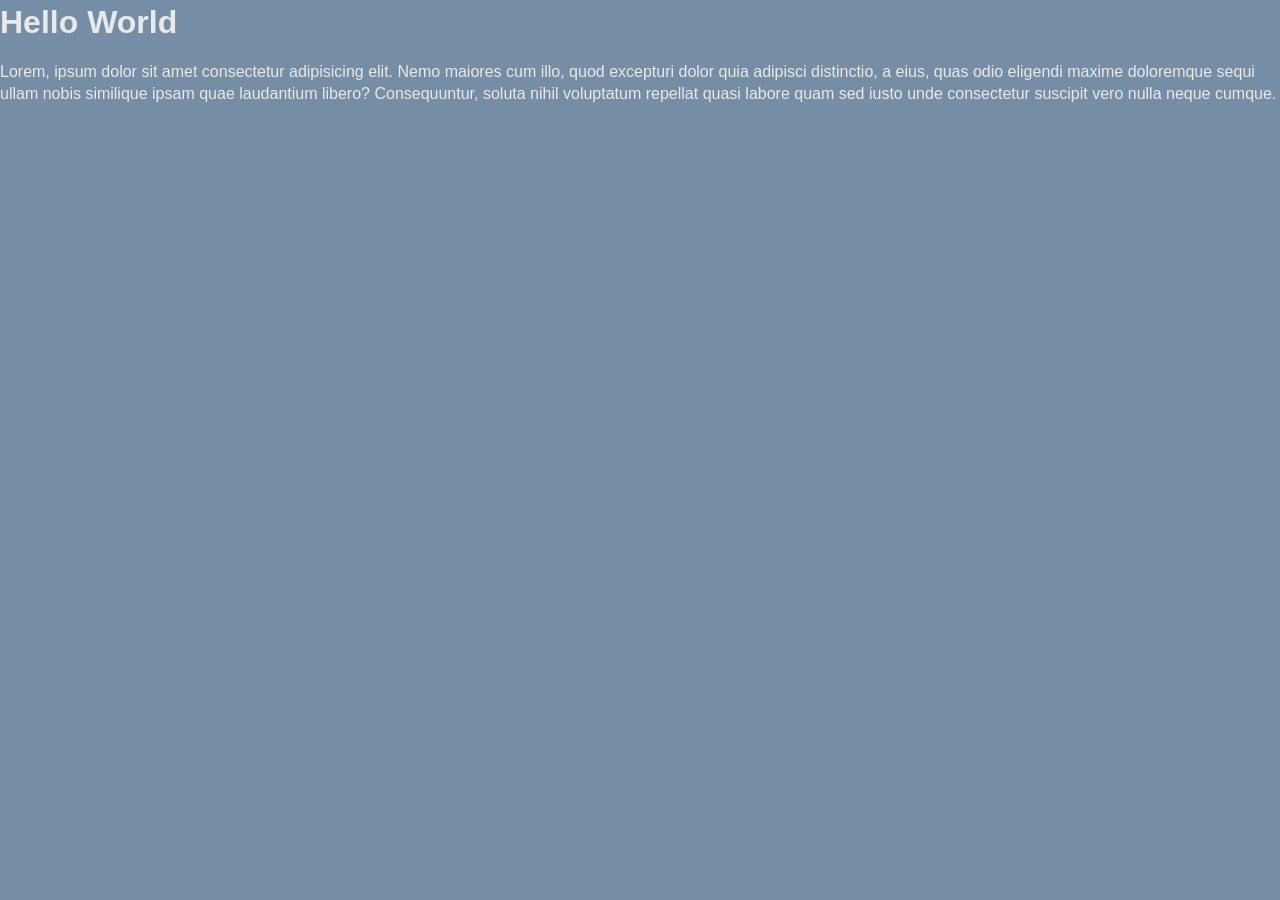
<file: demo01/index.html>
<!DOCTYPE html>
<html lang="en">
<head>
    <meta charset="UTF-8">
    <meta http-equiv="X-UA-Compatible" content="IE=edge">
    <meta name="viewport" content="width=device-width, initial-scale=1.0">
    <title>Demo 01</title>
    <meta name="description" content="This is my BLANKDEMO" />
    <link rel="stylesheet" href="css/style.css">

    <!-- GOOGLE FONTS -->
    <link href="https://fonts.googleapis.com/css2?family=Press+Start+2P&display=swap" rel="stylesheet">
</head>
<body>
    <h1>Hello World</h1>
    <p>Lorem, ipsum dolor sit amet consectetur adipisicing elit. Nemo maiores cum illo, quod excepturi dolor quia adipisci distinctio, a eius, quas odio eligendi maxime doloremque sequi ullam nobis similique ipsam quae laudantium libero? Consequuntur, soluta nihil voluptatum repellat quasi labore quam sed iusto unde consectetur suscipit vero nulla neque cumque.</p>
</body>
</html>
</file>
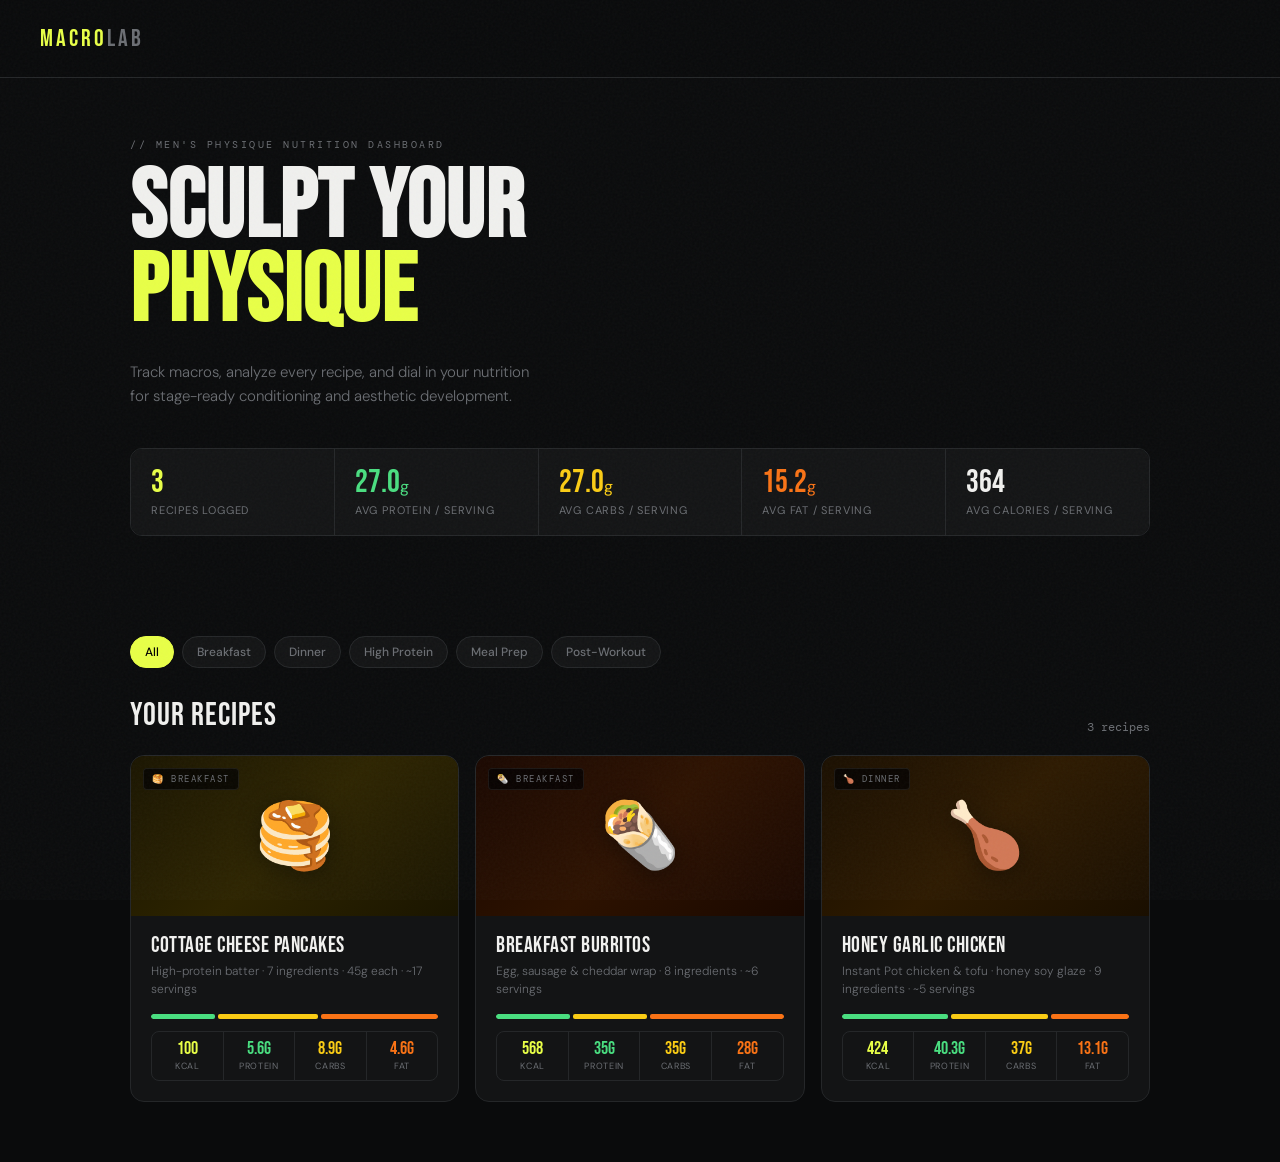
<file: macro-lab/index.html>
<!DOCTYPE html>
<html lang="en">
<head>
  <meta charset="UTF-8">
  <meta name="viewport" content="width=device-width, initial-scale=1.0">
  <title>MACRO LAB — Men's Physique Nutrition</title>
  <link rel="stylesheet" href="styles/global.css">
  <style>
    @keyframes fadeUp {
      from { opacity: 0; transform: translateY(20px); }
      to   { opacity: 1; transform: translateY(0); }
    }

    /* HERO */
    .hero { padding: 60px 40px 40px; max-width: 1100px; margin: 0 auto; animation: fadeUp 0.5s ease both; }
    .hero-eyebrow { font-family: 'DM Mono', monospace; font-size: 10px; letter-spacing: 2.5px; color: var(--muted); text-transform: uppercase; margin-bottom: 16px; }
    .hero-title { font-family: 'Bebas Neue', sans-serif; font-size: clamp(52px, 8vw, 96px); line-height: 0.88; letter-spacing: 1px; margin-bottom: 24px; }
    .hero-title .hl { color: var(--accent); }
    .hero-sub { color: var(--muted); font-size: 15px; font-weight: 300; max-width: 420px; line-height: 1.6; margin-bottom: 40px; }

    /* STATS BAR */
    .stats-bar { display: flex; border: 1px solid var(--border); border-radius: 12px; overflow: hidden; margin-bottom: 60px; }
    .stat-item { flex: 1; padding: 18px 20px; border-right: 1px solid var(--border); background: var(--surface); }
    .stat-item:last-child { border-right: none; }
    .stat-item .si-val { font-family: 'Bebas Neue', sans-serif; font-size: 32px; line-height: 1; margin-bottom: 4px; }
    .stat-item .si-label { font-size: 11px; color: var(--muted); text-transform: uppercase; letter-spacing: 0.8px; }

    /* FILTER BAR */
    .filter-bar { display: flex; gap: 8px; padding: 0 40px 28px; max-width: 1100px; margin: 0 auto; flex-wrap: wrap; }
    .filter-pill { padding: 7px 14px; border: 1px solid var(--border); border-radius: 100px; font-size: 12px; font-weight: 500; cursor: pointer; transition: all 0.15s; background: var(--surface); color: var(--muted); user-select: none; }
    .filter-pill:hover { border-color: var(--border2); color: var(--text); }
    .filter-pill.active { background: var(--accent); color: #000; border-color: var(--accent); }

    /* SECTION HEADER */
    .section-header { display: flex; align-items: flex-end; justify-content: space-between; margin-bottom: 20px; padding: 0 40px; max-width: 1100px; margin-left: auto; margin-right: auto; }
    .section-heading { font-family: 'Bebas Neue', sans-serif; font-size: 32px; letter-spacing: 1px; }
    .section-meta { font-size: 12px; color: var(--muted); font-family: 'DM Mono', monospace; }

    /* RECIPE GRID */
    .recipe-grid { display: grid; grid-template-columns: repeat(auto-fill, minmax(300px, 1fr)); gap: 16px; padding: 0 40px 60px; max-width: 1100px; margin: 0 auto; }

    /* RECIPE CARD */
    .recipe-card { background: var(--surface); border: 1px solid var(--border); border-radius: 14px; overflow: hidden; cursor: pointer; transition: all 0.22s cubic-bezier(.4,0,.2,1); position: relative; text-decoration: none; display: block; color: inherit; animation: fadeUp 0.5s ease both; }
    .recipe-card:hover { border-color: var(--border2); transform: translateY(-4px); box-shadow: 0 20px 40px rgba(0,0,0,0.4); }

    .card-thumb { height: 160px; position: relative; overflow: hidden; display: flex; align-items: center; justify-content: center; }
    .card-thumb-bg { position: absolute; inset: 0; }
    .card-thumb-emoji { position: relative; z-index: 1; font-size: 64px; filter: drop-shadow(0 4px 12px rgba(0,0,0,0.4)); transition: transform 0.3s ease; }
    .recipe-card:hover .card-thumb-emoji { transform: scale(1.1); }

    .card-tag { position: absolute; top: 12px; left: 12px; background: rgba(0,0,0,0.7); backdrop-filter: blur(8px); border: 1px solid rgba(255,255,255,0.08); border-radius: 4px; font-family: 'DM Mono', monospace; font-size: 9px; letter-spacing: 1.5px; padding: 4px 8px; text-transform: uppercase; color: var(--muted); z-index: 2; }
    .card-arrow { position: absolute; top: 16px; right: 16px; width: 28px; height: 28px; background: var(--surface2); border: 1px solid var(--border); border-radius: 50%; display: flex; align-items: center; justify-content: center; font-size: 12px; opacity: 0; transition: all 0.2s; z-index: 2; }
    .recipe-card:hover .card-arrow { opacity: 1; transform: translate(2px, -2px); }

    .card-body { padding: 18px 20px 20px; }
    .card-name { font-family: 'Bebas Neue', sans-serif; font-size: 22px; letter-spacing: 0.5px; margin-bottom: 4px; line-height: 1.1; }
    .card-desc { font-size: 12px; color: var(--muted); margin-bottom: 16px; font-weight: 300; line-height: 1.5; }

    .macro-mini { display: flex; gap: 3px; height: 5px; border-radius: 4px; overflow: hidden; margin-bottom: 12px; }
    .macro-mini-seg { border-radius: 2px; }

    .card-macros { display: flex; border: 1px solid var(--border); border-radius: 8px; overflow: hidden; }
    .cm-item { flex: 1; padding: 8px 10px; border-right: 1px solid var(--border); text-align: center; }
    .cm-item:last-child { border-right: none; }
    .cm-val { font-family: 'Bebas Neue', sans-serif; font-size: 18px; line-height: 1; }
    .cm-label { font-size: 9px; color: var(--muted); text-transform: uppercase; letter-spacing: 0.7px; margin-top: 2px; }

    /* EMPTY STATE */
    .empty-state { grid-column: 1/-1; text-align: center; padding: 60px 20px; color: var(--muted); }
    .empty-state .e-icon { font-size: 40px; margin-bottom: 12px; opacity: 0.3; }
    .empty-state .e-text { font-family: 'DM Mono', monospace; font-size: 12px; letter-spacing: 1px; text-transform: uppercase; }

    @media (max-width: 640px) {
      .hero, .filter-bar, .section-header, .recipe-grid { padding-left: 20px; padding-right: 20px; }
      .stats-bar { flex-wrap: wrap; }
      .stat-item { flex: 1 1 40%; }
    }
  </style>
</head>
<body>

  <nav class="nav">
    <a href="index.html" class="nav-logo">MACRO<span>LAB</span></a>
  </nav>

  <div class="hero">
    <div class="hero-eyebrow">// Men's Physique Nutrition Dashboard</div>
    <h1 class="hero-title">SCULPT YOUR<br><span class="hl">PHYSIQUE</span></h1>
    <p class="hero-sub">Track macros, analyze every recipe, and dial in your nutrition for stage-ready conditioning and aesthetic development.</p>
    <div class="stats-bar">
      <div class="stat-item"><div class="si-val" id="stat-count" style="color:var(--accent)">—</div><div class="si-label">Recipes Logged</div></div>
      <div class="stat-item"><div class="si-val" id="stat-protein" style="color:var(--protein)">—</div><div class="si-label">Avg Protein / Serving</div></div>
      <div class="stat-item"><div class="si-val" id="stat-carbs" style="color:var(--carbs)">—</div><div class="si-label">Avg Carbs / Serving</div></div>
      <div class="stat-item"><div class="si-val" id="stat-fat" style="color:var(--fat)">—</div><div class="si-label">Avg Fat / Serving</div></div>
      <div class="stat-item"><div class="si-val" id="stat-calories">—</div><div class="si-label">Avg Calories / Serving</div></div>
    </div>
  </div>

  <div class="filter-bar" id="filter-bar">
    <div class="filter-pill active" data-filter="All">All</div>
  </div>

  <div class="section-header">
    <div class="section-heading">Your Recipes</div>
    <div class="section-meta" id="recipe-count">— recipes</div>
  </div>

  <div class="recipe-grid" id="recipe-grid"></div>

  <script src="recipes.js"></script>
  <script src="js/nav.js"></script>
  <script>
    function buildStats(recipes) {
      const count = recipes.length;
      if (!count) return;
      const avg = key => recipes.reduce((s, r) => s + r.perServing[key], 0) / count;
      document.getElementById('stat-count').textContent     = count;
      document.getElementById('stat-protein').innerHTML    = avg('protein').toFixed(1) + '<span style="font-size:16px;font-family:\'DM Sans\'">g</span>';
      document.getElementById('stat-carbs').innerHTML      = avg('carbs').toFixed(1)   + '<span style="font-size:16px;font-family:\'DM Sans\'">g</span>';
      document.getElementById('stat-fat').innerHTML        = avg('fat').toFixed(1)     + '<span style="font-size:16px;font-family:\'DM Sans\'">g</span>';
      document.getElementById('stat-calories').textContent = Math.round(avg('calories'));
    }

    function buildFilters(recipes) {
      const bar  = document.getElementById('filter-bar');
      const tags = [...new Set(recipes.flatMap(r => r.tags))].sort();
      tags.forEach(tag => {
        const pill = document.createElement('div');
        pill.className    = 'filter-pill';
        pill.dataset.filter = tag;
        pill.textContent  = tag;
        bar.appendChild(pill);
      });
      bar.addEventListener('click', e => {
        const pill = e.target.closest('.filter-pill');
        if (!pill) return;
        bar.querySelectorAll('.filter-pill').forEach(p => p.classList.remove('active'));
        pill.classList.add('active');
        filterCards(pill.dataset.filter);
      });
    }

    function filterCards(activeTag) {
      const cards = document.querySelectorAll('.recipe-card[data-tags]');
      let visible = 0;
      cards.forEach(card => {
        const show = activeTag === 'All' || JSON.parse(card.dataset.tags).includes(activeTag);
        card.style.display = show ? 'block' : 'none';
        if (show) visible++;
      });
      document.getElementById('recipe-count').textContent = `${visible} recipe${visible !== 1 ? 's' : ''}`;
    }

    function buildCards(recipes) {
      const grid = document.getElementById('recipe-grid');
      document.getElementById('recipe-count').textContent = `${recipes.length} recipe${recipes.length !== 1 ? 's' : ''}`;

      if (!recipes.length) {
        grid.innerHTML = `<div class="empty-state"><div class="e-icon">🍽️</div><div class="e-text">No recipes yet — add one to recipes.js</div></div>`;
        return;
      }

      recipes.forEach((recipe, i) => {
        const { protein, carbs, fat } = recipe.macroSplit;
        const ps   = recipe.perServing;
        const card = document.createElement('a');
        card.className        = 'recipe-card';
        card.href             = `recipes/${recipe.file}`;
        card.dataset.tags     = JSON.stringify(recipe.tags);
        card.style.animationDelay = `${0.05 + i * 0.05}s`;
        card.innerHTML = `
          <div class="card-arrow">→</div>
          <div class="card-tag">${recipe.emoji} ${recipe.tags[0]}</div>
          <div class="card-thumb">
            <div class="card-thumb-bg" style="background:${recipe.thumbBg}"></div>
            <div class="card-thumb-emoji">${recipe.emoji}</div>
          </div>
          <div class="card-body">
            <div class="card-name">${recipe.name}</div>
            <div class="card-desc">${recipe.description} · ~${recipe.servings} servings</div>
            <div class="macro-mini">
              <div class="macro-mini-seg" style="flex:${protein}; background:var(--protein)"></div>
              <div class="macro-mini-seg" style="flex:${carbs};   background:var(--carbs)"></div>
              <div class="macro-mini-seg" style="flex:${fat};     background:var(--fat)"></div>
            </div>
            <div class="card-macros">
              <div class="cm-item"><div class="cm-val" style="color:var(--accent)">${ps.calories}</div><div class="cm-label">kcal</div></div>
              <div class="cm-item"><div class="cm-val" style="color:var(--protein)">${ps.protein}g</div><div class="cm-label">protein</div></div>
              <div class="cm-item"><div class="cm-val" style="color:var(--carbs)">${ps.carbs}g</div><div class="cm-label">carbs</div></div>
              <div class="cm-item"><div class="cm-val" style="color:var(--fat)">${ps.fat}g</div><div class="cm-label">fat</div></div>
            </div>
          </div>`;
        grid.appendChild(card);
      });
    }

    buildStats(RECIPES);
    buildFilters(RECIPES);
    buildCards(RECIPES);
  </script>

</body>
</html>
</file>
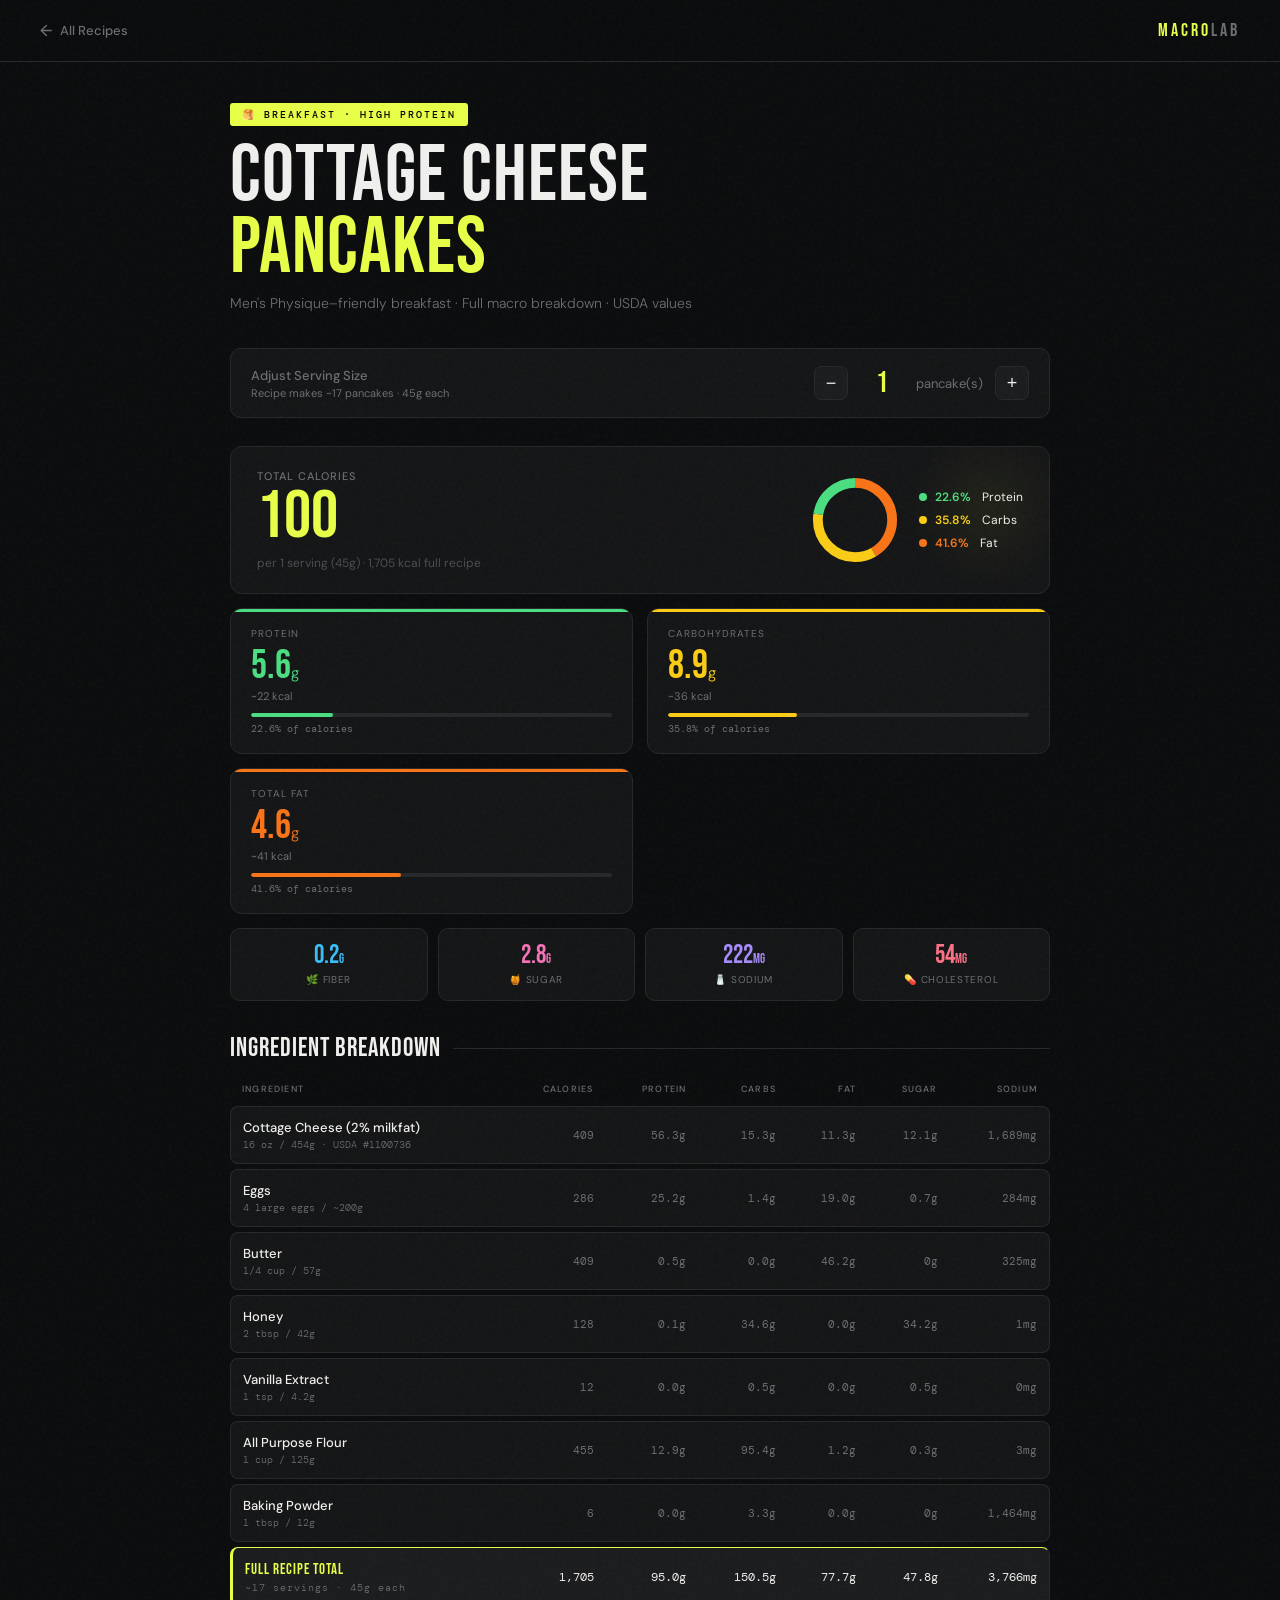
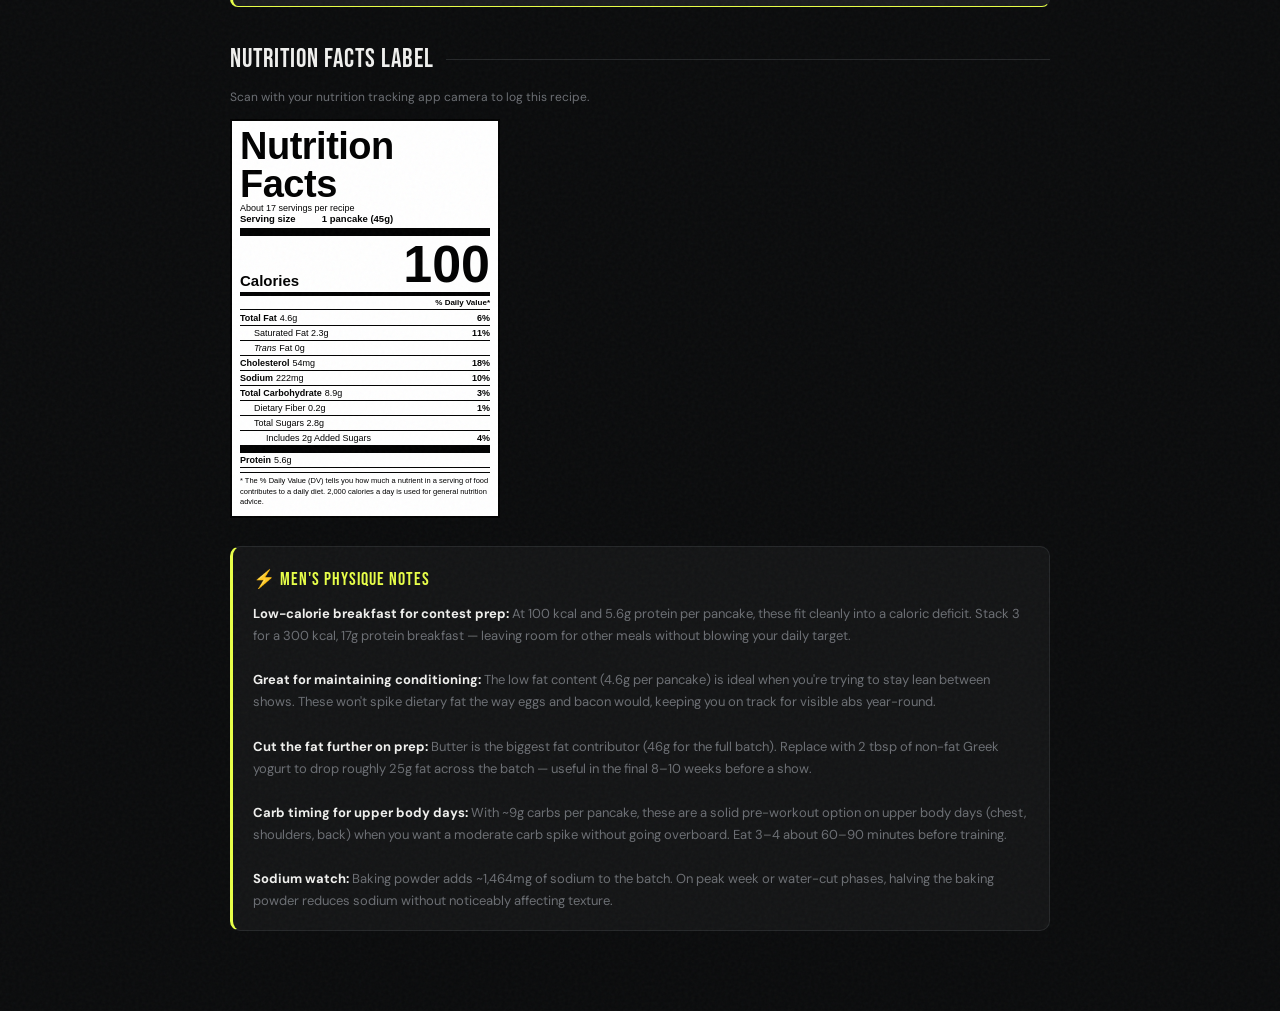
<file: macro-lab/recipes/cottage-cheese-pancakes.html>
<!DOCTYPE html>
<html lang="en">
<head>
  <meta charset="UTF-8">
  <meta name="viewport" content="width=device-width, initial-scale=1.0">
  <title>Cottage Cheese Pancakes — MACRO LAB</title>
  <link rel="stylesheet" href="../styles/global.css">
  <style>
    /* Recipe-nav is slightly different from home nav */
    .recipe-nav {
      display: flex;
      align-items: center;
      justify-content: space-between;
      padding: 20px 40px;
      border-bottom: 1px solid var(--border);
      position: sticky; top: 0;
      background: rgba(10,11,12,0.92);
      backdrop-filter: blur(12px);
      z-index: 100;
    }
    @media (max-width: 640px) {
      .recipe-nav { padding: 16px 20px; }
    }
  </style>
</head>
<body class="fade-up">

  <!-- NAV -->
  <nav class="recipe-nav">
    <a href="../index.html" class="back-btn">
      <span class="back-arrow">←</span> All Recipes
    </a>
    <a href="../index.html" class="nav-logo" style="font-size:18px">MACRO<span>LAB</span></a>
  </nav>

  <div class="recipe-page-wrap">

    <!-- HEADER -->
    <div class="recipe-header">
      <div class="recipe-tag">🥞 Breakfast · High Protein</div>
      <div class="recipe-page-title">COTTAGE CHEESE<br><span>PANCAKES</span></div>
      <div class="recipe-page-sub">Men's Physique–friendly breakfast · Full macro breakdown · USDA values</div>
    </div>

    <!-- SERVING TOGGLE -->
    <div class="serving-bar">
      <div>
        <div class="serving-label">Adjust Serving Size</div>
        <div class="serving-note">Recipe makes ~17 pancakes · 45g each</div>
      </div>
      <div class="serving-controls">
        <button class="serving-btn serving-btn-minus">−</button>
        <div class="serving-count-display">1</div>
        <span class="serving-unit">pancake(s)</span>
        <button class="serving-btn serving-btn-plus">+</button>
      </div>
    </div>

    <!-- CALORIES + DONUT RING -->
    <div class="macro-hero">
      <div class="cal-card">
        <div>
          <div class="cal-label">Total Calories</div>
          <div class="cal-num" id="cal-display">100</div>
          <div class="cal-sub" id="cal-sub">per 1 serving (45g) · 1,705 kcal full recipe</div>
        </div>
        <div class="ring-wrap">
          <svg class="ring-svg" viewBox="0 0 90 90">
            <circle cx="45" cy="45" r="38" fill="none" stroke="#252729" stroke-width="10"/>
            <circle id="ring-fat"  cx="45" cy="45" r="38" fill="none" stroke="#f97316" stroke-width="10" stroke-dasharray="238.8" stroke-dashoffset="0" transform="rotate(-90 45 45)"/>
            <circle id="ring-carb" cx="45" cy="45" r="38" fill="none" stroke="#facc15" stroke-width="10" stroke-dasharray="238.8" stroke-dashoffset="0" transform="rotate(-90 45 45)"/>
            <circle id="ring-prot" cx="45" cy="45" r="38" fill="none" stroke="#4ade80" stroke-width="10" stroke-dasharray="238.8" stroke-dashoffset="0" transform="rotate(-90 45 45)"/>
          </svg>
          <div class="ring-legend">
            <div class="legend-item"><div class="legend-dot" style="background:#4ade80"></div><span style="color:#4ade80;font-weight:600">22.6%</span>&nbsp;Protein</div>
            <div class="legend-item"><div class="legend-dot" style="background:#facc15"></div><span style="color:#facc15;font-weight:600">35.8%</span>&nbsp;Carbs</div>
            <div class="legend-item"><div class="legend-dot" style="background:#f97316"></div><span style="color:#f97316;font-weight:600">41.6%</span>&nbsp;Fat</div>
          </div>
        </div>
      </div>

      <!-- PROTEIN -->
      <div class="macro-card">
        <div class="accent-line" style="background:var(--protein)"></div>
        <div class="m-label">Protein</div>
        <div class="m-val" style="color:var(--protein)"><span id="m-protein">5.6</span><span class="m-unit">g</span></div>
        <div class="m-cal" id="m-protein-cal">~22 kcal</div>
        <div class="m-pct-bar"><div class="m-pct-fill" style="background:var(--protein);width:22.6%"></div></div>
        <div class="m-pct-label">22.6% of calories</div>
      </div>

      <!-- CARBS -->
      <div class="macro-card">
        <div class="accent-line" style="background:var(--carbs)"></div>
        <div class="m-label">Carbohydrates</div>
        <div class="m-val" style="color:var(--carbs)"><span id="m-carbs">8.9</span><span class="m-unit">g</span></div>
        <div class="m-cal" id="m-carbs-cal">~36 kcal</div>
        <div class="m-pct-bar"><div class="m-pct-fill" style="background:var(--carbs);width:35.8%"></div></div>
        <div class="m-pct-label">35.8% of calories</div>
      </div>

      <!-- FAT -->
      <div class="macro-card">
        <div class="accent-line" style="background:var(--fat)"></div>
        <div class="m-label">Total Fat</div>
        <div class="m-val" style="color:var(--fat)"><span id="m-fat">4.6</span><span class="m-unit">g</span></div>
        <div class="m-cal" id="m-fat-cal">~41 kcal</div>
        <div class="m-pct-bar"><div class="m-pct-fill" style="background:var(--fat);width:41.6%"></div></div>
        <div class="m-pct-label">41.6% of calories</div>
      </div>
    </div>

    <!-- SECONDARY STATS -->
    <div class="secondary-grid">
      <div class="stat-card"><div class="s-val" id="s-fiber" style="color:var(--fiber)">0.2<span style="font-size:13px">g</span></div><div class="s-label">🌿 Fiber</div></div>
      <div class="stat-card"><div class="s-val" id="s-sugar" style="color:#f472b6">2.8<span style="font-size:13px">g</span></div><div class="s-label">🍯 Sugar</div></div>
      <div class="stat-card"><div class="s-val" id="s-sodium" style="color:#a78bfa">222<span style="font-size:13px">mg</span></div><div class="s-label">🧂 Sodium</div></div>
      <div class="stat-card"><div class="s-val" id="s-chol" style="color:#fb7185">54<span style="font-size:13px">mg</span></div><div class="s-label">💊 Cholesterol</div></div>
    </div>

    <!-- INGREDIENT TABLE -->
    <div class="r-section-title">Ingredient Breakdown</div>
    <table class="ing-table">
      <thead>
        <tr>
          <th>Ingredient</th>
          <th>Calories</th>
          <th>Protein</th>
          <th>Carbs</th>
          <th>Fat</th>
          <th>Sugar</th>
          <th>Sodium</th>
        </tr>
      </thead>
      <tbody>
        <tr><td>Cottage Cheese (2% milkfat)<span class="ing-sub">16 oz / 454g · USDA #1100736</span></td><td>409</td><td>56.3g</td><td>15.3g</td><td>11.3g</td><td>12.1g</td><td>1,689mg</td></tr>
        <tr><td>Eggs<span class="ing-sub">4 large eggs / ~200g</span></td><td>286</td><td>25.2g</td><td>1.4g</td><td>19.0g</td><td>0.7g</td><td>284mg</td></tr>
        <tr><td>Butter<span class="ing-sub">1/4 cup / 57g</span></td><td>409</td><td>0.5g</td><td>0.0g</td><td>46.2g</td><td>0g</td><td>325mg</td></tr>
        <tr><td>Honey<span class="ing-sub">2 tbsp / 42g</span></td><td>128</td><td>0.1g</td><td>34.6g</td><td>0.0g</td><td>34.2g</td><td>1mg</td></tr>
        <tr><td>Vanilla Extract<span class="ing-sub">1 tsp / 4.2g</span></td><td>12</td><td>0.0g</td><td>0.5g</td><td>0.0g</td><td>0.5g</td><td>0mg</td></tr>
        <tr><td>All Purpose Flour<span class="ing-sub">1 cup / 125g</span></td><td>455</td><td>12.9g</td><td>95.4g</td><td>1.2g</td><td>0.3g</td><td>3mg</td></tr>
        <tr><td>Baking Powder<span class="ing-sub">1 tbsp / 12g</span></td><td>6</td><td>0.0g</td><td>3.3g</td><td>0.0g</td><td>0g</td><td>1,464mg</td></tr>
        <tr class="totals-row"><td>FULL RECIPE TOTAL<span class="ing-sub">~17 servings · 45g each</span></td><td>1,705</td><td>95.0g</td><td>150.5g</td><td>77.7g</td><td>47.8g</td><td>3,766mg</td></tr>
      </tbody>
    </table>

    <!-- NUTRITION FACTS LABEL -->
    <div class="nf-section">
      <div class="r-section-title">Nutrition Facts Label</div>
      <p style="font-size:12px;color:var(--muted);margin-bottom:14px;">Scan with your nutrition tracking app camera to log this recipe.</p>
      <div class="nf-label">
        <div class="nf-title">Nutrition Facts</div>
        <div class="nf-servings-block">
          <div>
            <div>About 17 servings per recipe</div>
            <div class="nf-serving-size">Serving size &nbsp;&nbsp;&nbsp;&nbsp;&nbsp;&nbsp;&nbsp;&nbsp; 1 pancake (45g)</div>
          </div>
        </div>
        <div class="nf-cal-row">
          <div class="nf-cal-label">Calories</div>
          <div class="nf-cal-num">100</div>
        </div>
        <div class="nf-dv-note">% Daily Value*</div>

        <div class="nf-row">
          <div class="nf-row-left"><span class="nf-bold">Total Fat</span> 4.6g</div>
          <div class="nf-pct">6%</div>
        </div>
        <div class="nf-row nf-sub">
          <div class="nf-row-left">Saturated Fat 2.3g</div>
          <div class="nf-pct">11%</div>
        </div>
        <div class="nf-row nf-sub">
          <div class="nf-row-left"><em>Trans</em> Fat 0g</div>
          <div></div>
        </div>
        <div class="nf-row">
          <div class="nf-row-left"><span class="nf-bold">Cholesterol</span> 54mg</div>
          <div class="nf-pct">18%</div>
        </div>
        <div class="nf-row">
          <div class="nf-row-left"><span class="nf-bold">Sodium</span> 222mg</div>
          <div class="nf-pct">10%</div>
        </div>
        <div class="nf-row">
          <div class="nf-row-left"><span class="nf-bold">Total Carbohydrate</span> 8.9g</div>
          <div class="nf-pct">3%</div>
        </div>
        <div class="nf-row nf-sub">
          <div class="nf-row-left">Dietary Fiber 0.2g</div>
          <div class="nf-pct">1%</div>
        </div>
        <div class="nf-row nf-sub">
          <div class="nf-row-left">Total Sugars 2.8g</div>
          <div></div>
        </div>
        <div class="nf-row nf-sub2">
          <div class="nf-row-left">Includes 2g Added Sugars</div>
          <div class="nf-pct">4%</div>
        </div>
        <div class="nf-row nf-thick-top">
          <div class="nf-row-left"><span class="nf-bold">Protein</span> 5.6g</div>
          <div></div>
        </div>
        <div class="nf-footer">
          * The % Daily Value (DV) tells you how much a nutrient in a serving
          of food contributes to a daily diet. 2,000 calories a day is used
          for general nutrition advice.
        </div>
      </div>
    </div>

    <!-- MEN'S PHYSIQUE NOTES -->
    <div class="tip-box">
      <div class="tip-title">⚡ Men's Physique Notes</div>
      <strong>Low-calorie breakfast for contest prep:</strong> At 100 kcal and 5.6g protein per pancake, these fit cleanly into a caloric deficit. Stack 3 for a 300 kcal, 17g protein breakfast — leaving room for other meals without blowing your daily target.<br><br>
      <strong>Great for maintaining conditioning:</strong> The low fat content (4.6g per pancake) is ideal when you're trying to stay lean between shows. These won't spike dietary fat the way eggs and bacon would, keeping you on track for visible abs year-round.<br><br>
      <strong>Cut the fat further on prep:</strong> Butter is the biggest fat contributor (46g for the full batch). Replace with 2 tbsp of non-fat Greek yogurt to drop roughly 25g fat across the batch — useful in the final 8–10 weeks before a show.<br><br>
      <strong>Carb timing for upper body days:</strong> With ~9g carbs per pancake, these are a solid pre-workout option on upper body days (chest, shoulders, back) when you want a moderate carb spike without going overboard. Eat 3–4 about 60–90 minutes before training.<br><br>
      <strong>Sodium watch:</strong> Baking powder adds ~1,464mg of sodium to the batch. On peak week or water-cut phases, halving the baking powder reduces sodium without noticeably affecting texture.
    </div>

  </div><!-- end .recipe-page-wrap -->

  <script src="../js/nav.js"></script>
  <script>
    // ── RECIPE DATA ──────────────────────────────────────────
    const FULL = {
      cal: 1705, protein: 95.0, carbs: 150.5, fat: 77.7,
      fiber: 3.5, sugar: 47.8, sodium: 3766, chol: 925
    };
    const SERVINGS_TOTAL = 17;

    // ── DONUT RING ───────────────────────────────────────────
    renderDonutRing([
      { id: 'ring-fat',  pct: 0.416, color: '#f97316' },
      { id: 'ring-carb', pct: 0.358, color: '#facc15' },
      { id: 'ring-prot', pct: 0.226, color: '#4ade80' },
    ]);

    // ── SERVING SCALER ───────────────────────────────────────
    function updateDisplay(serving, total, data) {
      const s = serving, f = total;
      const fmt = v => v.toFixed(1);
      document.getElementById('cal-display').textContent    = Math.round(data.cal * s / f);
      document.getElementById('cal-sub').textContent        = `per ${s} serving(s) (${s * 45}g) · 1,705 kcal full recipe`;
      document.getElementById('m-protein').textContent      = fmt(data.protein * s / f);
      document.getElementById('m-carbs').textContent        = fmt(data.carbs   * s / f);
      document.getElementById('m-fat').textContent          = fmt(data.fat     * s / f);
      document.getElementById('m-protein-cal').textContent  = `~${Math.round(data.protein * s / f * 4)} kcal`;
      document.getElementById('m-carbs-cal').textContent    = `~${Math.round(data.carbs   * s / f * 4)} kcal`;
      document.getElementById('m-fat-cal').textContent      = `~${Math.round(data.fat     * s / f * 9)} kcal`;
      document.getElementById('s-fiber').innerHTML  = fmt(data.fiber  * s / f) + '<span style="font-size:13px">g</span>';
      document.getElementById('s-sugar').innerHTML  = fmt(data.sugar  * s / f) + '<span style="font-size:13px">g</span>';
      document.getElementById('s-sodium').innerHTML = Math.round(data.sodium * s / f) + '<span style="font-size:13px">mg</span>';
      document.getElementById('s-chol').innerHTML   = Math.round(data.chol   * s / f) + '<span style="font-size:13px">mg</span>';
    }

    initServingScaler({
      total: FULL,
      servingsTotal: SERVINGS_TOTAL,
      update: updateDisplay
    });
  </script>

</body>
</html>
</file>
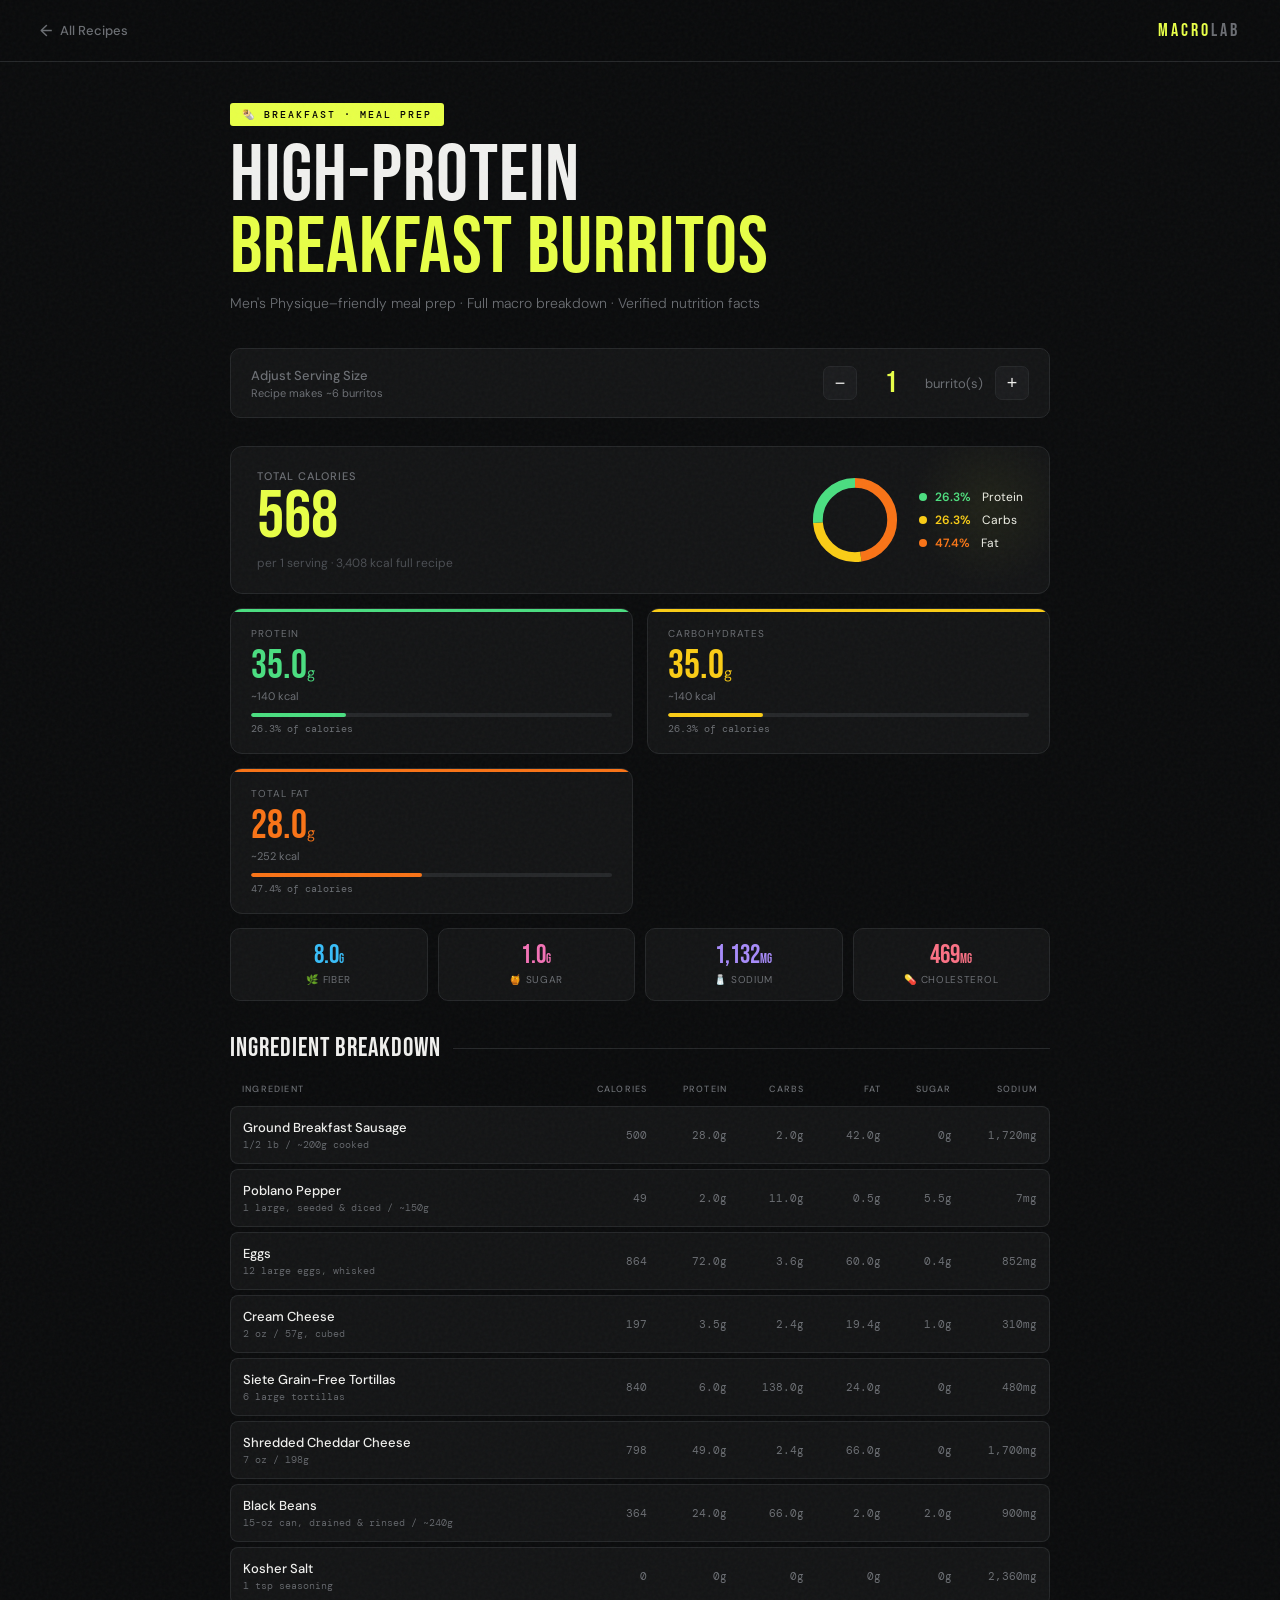
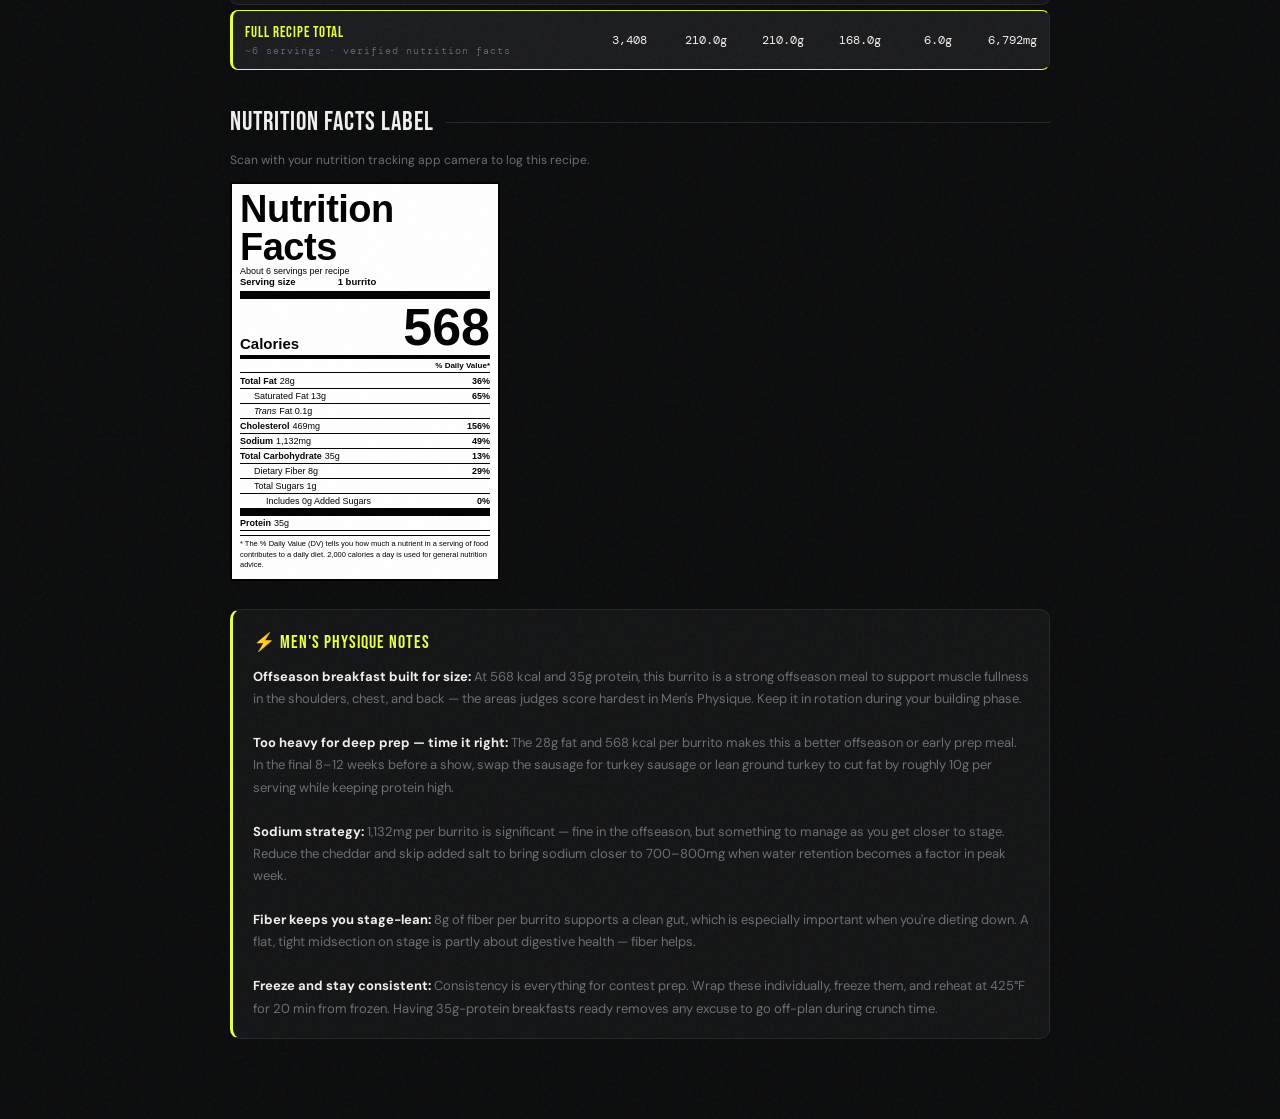
<file: macro-lab/recipes/high-protein-breakfast-burritos.html>
<!DOCTYPE html>
<html lang="en">
<head>
  <meta charset="UTF-8">
  <meta name="viewport" content="width=device-width, initial-scale=1.0">
  <title>High-Protein Breakfast Burritos — MACRO LAB</title>
  <link rel="stylesheet" href="../styles/global.css">
  <style>
    .recipe-nav {
      display: flex;
      align-items: center;
      justify-content: space-between;
      padding: 20px 40px;
      border-bottom: 1px solid var(--border);
      position: sticky; top: 0;
      background: rgba(10,11,12,0.92);
      backdrop-filter: blur(12px);
      z-index: 100;
    }
    @media (max-width: 640px) {
      .recipe-nav { padding: 16px 20px; }
    }
  </style>
</head>
<body class="fade-up">

  <!-- NAV -->
  <nav class="recipe-nav">
    <a href="../index.html" class="back-btn">
      <span class="back-arrow">←</span> All Recipes
    </a>
    <a href="../index.html" class="nav-logo" style="font-size:18px">MACRO<span>LAB</span></a>
  </nav>

  <div class="recipe-page-wrap">

    <!-- HEADER -->
    <div class="recipe-header">
      <div class="recipe-tag">🌯 Breakfast · Meal Prep</div>
      <div class="recipe-page-title">HIGH-PROTEIN<br><span>BREAKFAST BURRITOS</span></div>
      <div class="recipe-page-sub">Men's Physique–friendly meal prep · Full macro breakdown · Verified nutrition facts</div>
    </div>

    <!-- SERVING TOGGLE -->
    <div class="serving-bar">
      <div>
        <div class="serving-label">Adjust Serving Size</div>
        <div class="serving-note">Recipe makes ~6 burritos</div>
      </div>
      <div class="serving-controls">
        <button class="serving-btn serving-btn-minus">−</button>
        <div class="serving-count-display">1</div>
        <span class="serving-unit">burrito(s)</span>
        <button class="serving-btn serving-btn-plus">+</button>
      </div>
    </div>

    <!-- CALORIES + DONUT RING -->
    <div class="macro-hero">
      <div class="cal-card">
        <div>
          <div class="cal-label">Total Calories</div>
          <div class="cal-num" id="cal-display">568</div>
          <div class="cal-sub" id="cal-sub">per 1 serving · 3,408 kcal full recipe</div>
        </div>
        <div class="ring-wrap">
          <svg class="ring-svg" viewBox="0 0 90 90">
            <circle cx="45" cy="45" r="38" fill="none" stroke="#252729" stroke-width="10"/>
            <circle id="ring-fat"  cx="45" cy="45" r="38" fill="none" stroke="#f97316" stroke-width="10" stroke-dasharray="238.8" stroke-dashoffset="0" transform="rotate(-90 45 45)"/>
            <circle id="ring-carb" cx="45" cy="45" r="38" fill="none" stroke="#facc15" stroke-width="10" stroke-dasharray="238.8" stroke-dashoffset="0" transform="rotate(-90 45 45)"/>
            <circle id="ring-prot" cx="45" cy="45" r="38" fill="none" stroke="#4ade80" stroke-width="10" stroke-dasharray="238.8" stroke-dashoffset="0" transform="rotate(-90 45 45)"/>
          </svg>
          <div class="ring-legend">
            <div class="legend-item"><div class="legend-dot" style="background:#4ade80"></div><span style="color:#4ade80;font-weight:600">26.3%</span>&nbsp;Protein</div>
            <div class="legend-item"><div class="legend-dot" style="background:#facc15"></div><span style="color:#facc15;font-weight:600">26.3%</span>&nbsp;Carbs</div>
            <div class="legend-item"><div class="legend-dot" style="background:#f97316"></div><span style="color:#f97316;font-weight:600">47.4%</span>&nbsp;Fat</div>
          </div>
        </div>
      </div>

      <!-- PROTEIN -->
      <div class="macro-card">
        <div class="accent-line" style="background:var(--protein)"></div>
        <div class="m-label">Protein</div>
        <div class="m-val" style="color:var(--protein)"><span id="m-protein">35.0</span><span class="m-unit">g</span></div>
        <div class="m-cal" id="m-protein-cal">~140 kcal</div>
        <div class="m-pct-bar"><div class="m-pct-fill" style="background:var(--protein);width:26.3%"></div></div>
        <div class="m-pct-label">26.3% of calories</div>
      </div>

      <!-- CARBS -->
      <div class="macro-card">
        <div class="accent-line" style="background:var(--carbs)"></div>
        <div class="m-label">Carbohydrates</div>
        <div class="m-val" style="color:var(--carbs)"><span id="m-carbs">35.0</span><span class="m-unit">g</span></div>
        <div class="m-cal" id="m-carbs-cal">~140 kcal</div>
        <div class="m-pct-bar"><div class="m-pct-fill" style="background:var(--carbs);width:26.3%"></div></div>
        <div class="m-pct-label">26.3% of calories</div>
      </div>

      <!-- FAT -->
      <div class="macro-card">
        <div class="accent-line" style="background:var(--fat)"></div>
        <div class="m-label">Total Fat</div>
        <div class="m-val" style="color:var(--fat)"><span id="m-fat">28.0</span><span class="m-unit">g</span></div>
        <div class="m-cal" id="m-fat-cal">~252 kcal</div>
        <div class="m-pct-bar"><div class="m-pct-fill" style="background:var(--fat);width:47.4%"></div></div>
        <div class="m-pct-label">47.4% of calories</div>
      </div>
    </div>

    <!-- SECONDARY STATS -->
    <div class="secondary-grid">
      <div class="stat-card"><div class="s-val" id="s-fiber" style="color:var(--fiber)">8.0<span style="font-size:13px">g</span></div><div class="s-label">🌿 Fiber</div></div>
      <div class="stat-card"><div class="s-val" id="s-sugar" style="color:#f472b6">1.0<span style="font-size:13px">g</span></div><div class="s-label">🍯 Sugar</div></div>
      <div class="stat-card"><div class="s-val" id="s-sodium" style="color:#a78bfa">1,132<span style="font-size:13px">mg</span></div><div class="s-label">🧂 Sodium</div></div>
      <div class="stat-card"><div class="s-val" id="s-chol" style="color:#fb7185">469<span style="font-size:13px">mg</span></div><div class="s-label">💊 Cholesterol</div></div>
    </div>

    <!-- INGREDIENT TABLE -->
    <div class="r-section-title">Ingredient Breakdown</div>
    <table class="ing-table">
      <thead>
        <tr>
          <th>Ingredient</th>
          <th>Calories</th>
          <th>Protein</th>
          <th>Carbs</th>
          <th>Fat</th>
          <th>Sugar</th>
          <th>Sodium</th>
        </tr>
      </thead>
      <tbody>
        <tr><td>Ground Breakfast Sausage<span class="ing-sub">1/2 lb / ~200g cooked</span></td><td>500</td><td>28.0g</td><td>2.0g</td><td>42.0g</td><td>0g</td><td>1,720mg</td></tr>
        <tr><td>Poblano Pepper<span class="ing-sub">1 large, seeded & diced / ~150g</span></td><td>49</td><td>2.0g</td><td>11.0g</td><td>0.5g</td><td>5.5g</td><td>7mg</td></tr>
        <tr><td>Eggs<span class="ing-sub">12 large eggs, whisked</span></td><td>864</td><td>72.0g</td><td>3.6g</td><td>60.0g</td><td>0.4g</td><td>852mg</td></tr>
        <tr><td>Cream Cheese<span class="ing-sub">2 oz / 57g, cubed</span></td><td>197</td><td>3.5g</td><td>2.4g</td><td>19.4g</td><td>1.0g</td><td>310mg</td></tr>
        <tr><td>Siete Grain-Free Tortillas<span class="ing-sub">6 large tortillas</span></td><td>840</td><td>6.0g</td><td>138.0g</td><td>24.0g</td><td>0g</td><td>480mg</td></tr>
        <tr><td>Shredded Cheddar Cheese<span class="ing-sub">7 oz / 198g</span></td><td>798</td><td>49.0g</td><td>2.4g</td><td>66.0g</td><td>0g</td><td>1,700mg</td></tr>
        <tr><td>Black Beans<span class="ing-sub">15-oz can, drained & rinsed / ~240g</span></td><td>364</td><td>24.0g</td><td>66.0g</td><td>2.0g</td><td>2.0g</td><td>900mg</td></tr>
        <tr><td>Kosher Salt<span class="ing-sub">1 tsp seasoning</span></td><td>0</td><td>0g</td><td>0g</td><td>0g</td><td>0g</td><td>2,360mg</td></tr>
        <tr class="totals-row"><td>FULL RECIPE TOTAL<span class="ing-sub">~6 servings · verified nutrition facts</span></td><td>3,408</td><td>210.0g</td><td>210.0g</td><td>168.0g</td><td>6.0g</td><td>6,792mg</td></tr>
      </tbody>
    </table>

    <!-- NUTRITION FACTS LABEL -->
    <div class="nf-section">
      <div class="r-section-title">Nutrition Facts Label</div>
      <p style="font-size:12px;color:var(--muted);margin-bottom:14px;">Scan with your nutrition tracking app camera to log this recipe.</p>
      <div class="nf-label">
        <div class="nf-title">Nutrition Facts</div>
        <div class="nf-servings-block">
          <div>
            <div>About 6 servings per recipe</div>
            <div class="nf-serving-size">Serving size &nbsp;&nbsp;&nbsp;&nbsp;&nbsp;&nbsp;&nbsp;&nbsp;&nbsp;&nbsp;&nbsp;&nbsp;&nbsp;&nbsp; 1 burrito</div>
          </div>
        </div>
        <div class="nf-cal-row">
          <div class="nf-cal-label">Calories</div>
          <div class="nf-cal-num">568</div>
        </div>
        <div class="nf-dv-note">% Daily Value*</div>

        <div class="nf-row">
          <div class="nf-row-left"><span class="nf-bold">Total Fat</span> 28g</div>
          <div class="nf-pct">36%</div>
        </div>
        <div class="nf-row nf-sub">
          <div class="nf-row-left">Saturated Fat 13g</div>
          <div class="nf-pct">65%</div>
        </div>
        <div class="nf-row nf-sub">
          <div class="nf-row-left"><em>Trans</em> Fat 0.1g</div>
          <div></div>
        </div>
        <div class="nf-row">
          <div class="nf-row-left"><span class="nf-bold">Cholesterol</span> 469mg</div>
          <div class="nf-pct">156%</div>
        </div>
        <div class="nf-row">
          <div class="nf-row-left"><span class="nf-bold">Sodium</span> 1,132mg</div>
          <div class="nf-pct">49%</div>
        </div>
        <div class="nf-row">
          <div class="nf-row-left"><span class="nf-bold">Total Carbohydrate</span> 35g</div>
          <div class="nf-pct">13%</div>
        </div>
        <div class="nf-row nf-sub">
          <div class="nf-row-left">Dietary Fiber 8g</div>
          <div class="nf-pct">29%</div>
        </div>
        <div class="nf-row nf-sub">
          <div class="nf-row-left">Total Sugars 1g</div>
          <div></div>
        </div>
        <div class="nf-row nf-sub2">
          <div class="nf-row-left">Includes 0g Added Sugars</div>
          <div class="nf-pct">0%</div>
        </div>
        <div class="nf-row nf-thick-top">
          <div class="nf-row-left"><span class="nf-bold">Protein</span> 35g</div>
          <div></div>
        </div>
        <div class="nf-footer">
          * The % Daily Value (DV) tells you how much a nutrient in a serving
          of food contributes to a daily diet. 2,000 calories a day is used
          for general nutrition advice.
        </div>
      </div>
    </div>

    <!-- MEN'S PHYSIQUE NOTES -->
    <div class="tip-box">
      <div class="tip-title">⚡ Men's Physique Notes</div>
      <strong>Offseason breakfast built for size:</strong> At 568 kcal and 35g protein, this burrito is a strong offseason meal to support muscle fullness in the shoulders, chest, and back — the areas judges score hardest in Men's Physique. Keep it in rotation during your building phase.<br><br>
      <strong>Too heavy for deep prep — time it right:</strong> The 28g fat and 568 kcal per burrito makes this a better offseason or early prep meal. In the final 8–12 weeks before a show, swap the sausage for turkey sausage or lean ground turkey to cut fat by roughly 10g per serving while keeping protein high.<br><br>
      <strong>Sodium strategy:</strong> 1,132mg per burrito is significant — fine in the offseason, but something to manage as you get closer to stage. Reduce the cheddar and skip added salt to bring sodium closer to 700–800mg when water retention becomes a factor in peak week.<br><br>
      <strong>Fiber keeps you stage-lean:</strong> 8g of fiber per burrito supports a clean gut, which is especially important when you're dieting down. A flat, tight midsection on stage is partly about digestive health — fiber helps.<br><br>
      <strong>Freeze and stay consistent:</strong> Consistency is everything for contest prep. Wrap these individually, freeze them, and reheat at 425°F for 20 min from frozen. Having 35g-protein breakfasts ready removes any excuse to go off-plan during crunch time.
    </div>

  </div><!-- end .recipe-page-wrap -->

  <script src="../js/nav.js"></script>
  <script>
    // ── RECIPE DATA ──────────────────────────────────────────
    const FULL = {
      cal: 3408, protein: 210.0, carbs: 210.0, fat: 168.0,
      fiber: 48.0, sugar: 6.0, sodium: 6792, chol: 2814
    };
    const SERVINGS_TOTAL = 6;

    // ── DONUT RING ───────────────────────────────────────────
    renderDonutRing([
      { id: 'ring-fat',  pct: 0.474, color: '#f97316' },
      { id: 'ring-carb', pct: 0.263, color: '#facc15' },
      { id: 'ring-prot', pct: 0.263, color: '#4ade80' },
    ]);

    // ── SERVING SCALER ───────────────────────────────────────
    function updateDisplay(serving, total, data) {
      const s = serving, f = total;
      const fmt = v => v.toFixed(1);
      document.getElementById('cal-display').textContent    = Math.round(data.cal * s / f);
      document.getElementById('cal-sub').textContent        = `per ${s} serving(s) · 3,408 kcal full recipe`;
      document.getElementById('m-protein').textContent      = fmt(data.protein * s / f);
      document.getElementById('m-carbs').textContent        = fmt(data.carbs   * s / f);
      document.getElementById('m-fat').textContent          = fmt(data.fat     * s / f);
      document.getElementById('m-protein-cal').textContent  = `~${Math.round(data.protein * s / f * 4)} kcal`;
      document.getElementById('m-carbs-cal').textContent    = `~${Math.round(data.carbs   * s / f * 4)} kcal`;
      document.getElementById('m-fat-cal').textContent      = `~${Math.round(data.fat     * s / f * 9)} kcal`;
      document.getElementById('s-fiber').innerHTML  = fmt(data.fiber  * s / f) + '<span style="font-size:13px">g</span>';
      document.getElementById('s-sugar').innerHTML  = fmt(data.sugar  * s / f) + '<span style="font-size:13px">g</span>';
      document.getElementById('s-sodium').innerHTML = Math.round(data.sodium * s / f).toLocaleString() + '<span style="font-size:13px">mg</span>';
      document.getElementById('s-chol').innerHTML   = Math.round(data.chol   * s / f) + '<span style="font-size:13px">mg</span>';
    }

    initServingScaler({
      total: FULL,
      servingsTotal: SERVINGS_TOTAL,
      update: updateDisplay
    });
  </script>

</body>
</html>
</file>
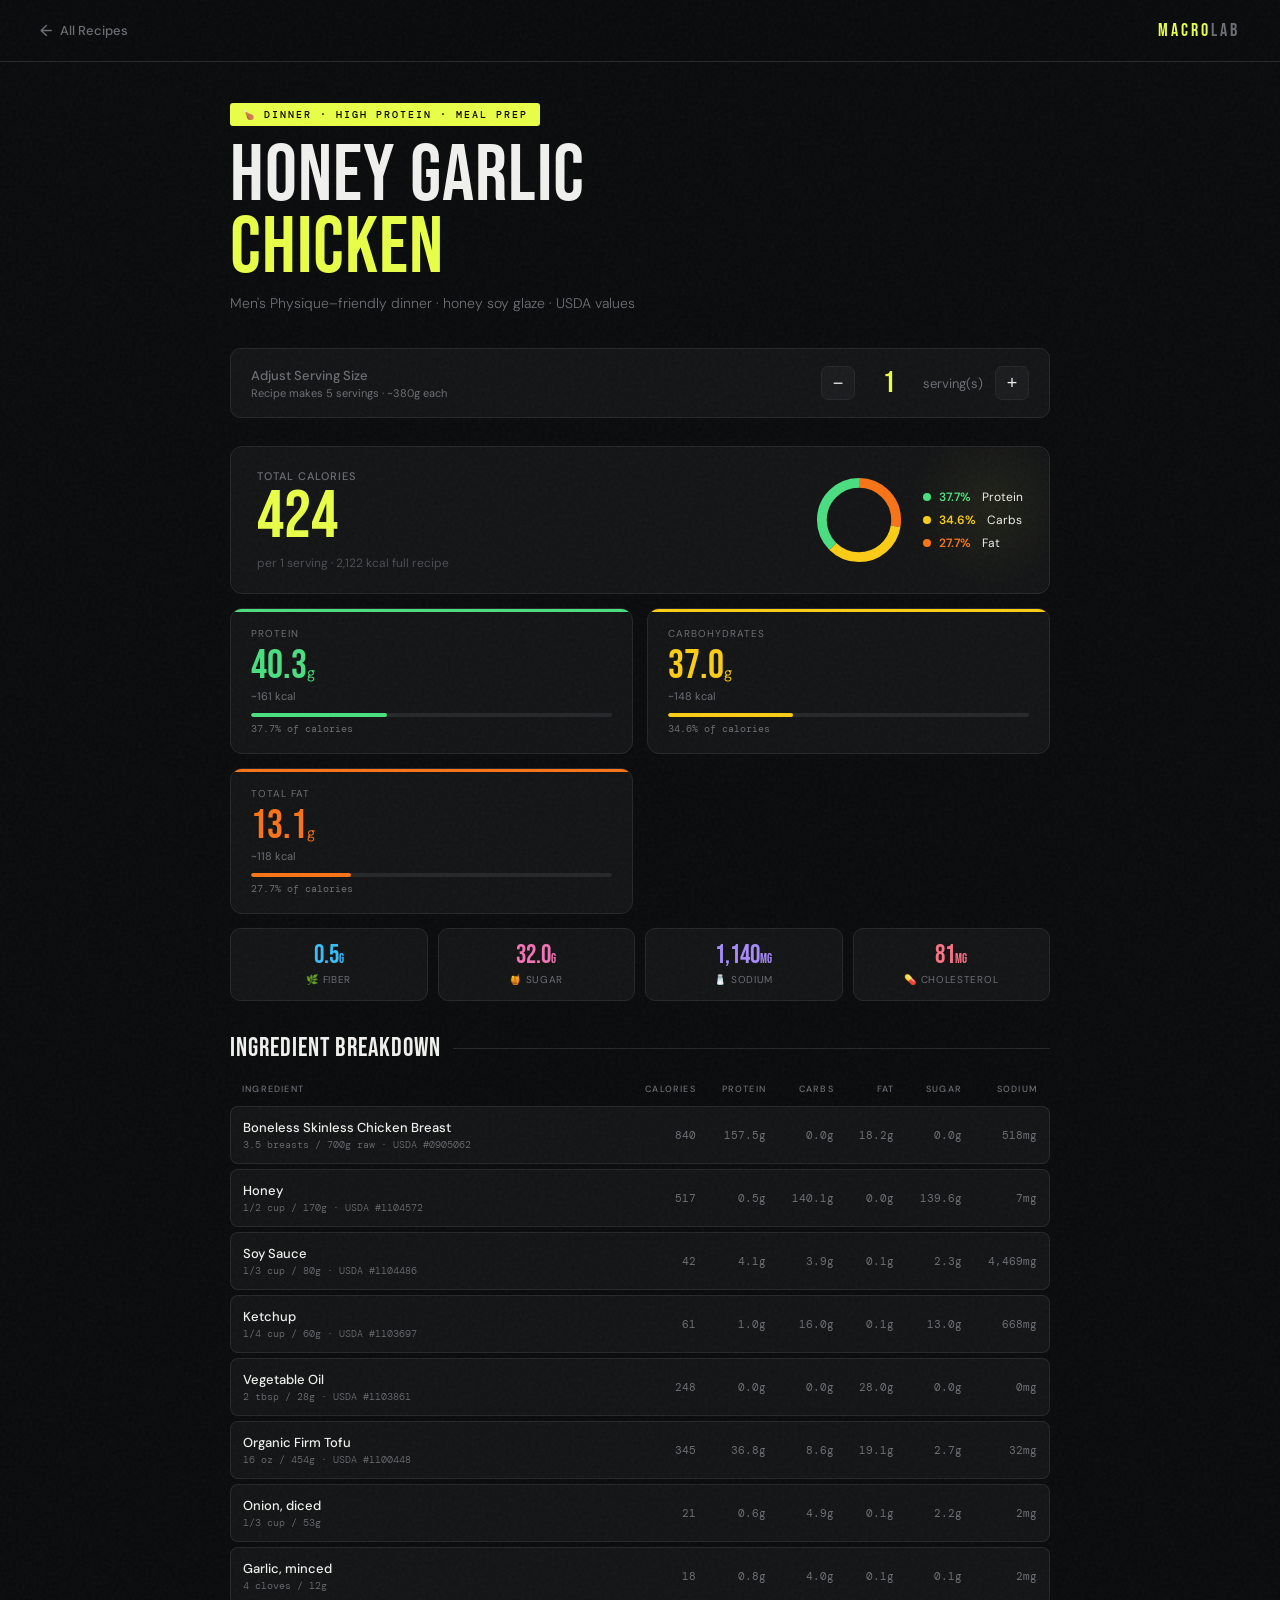
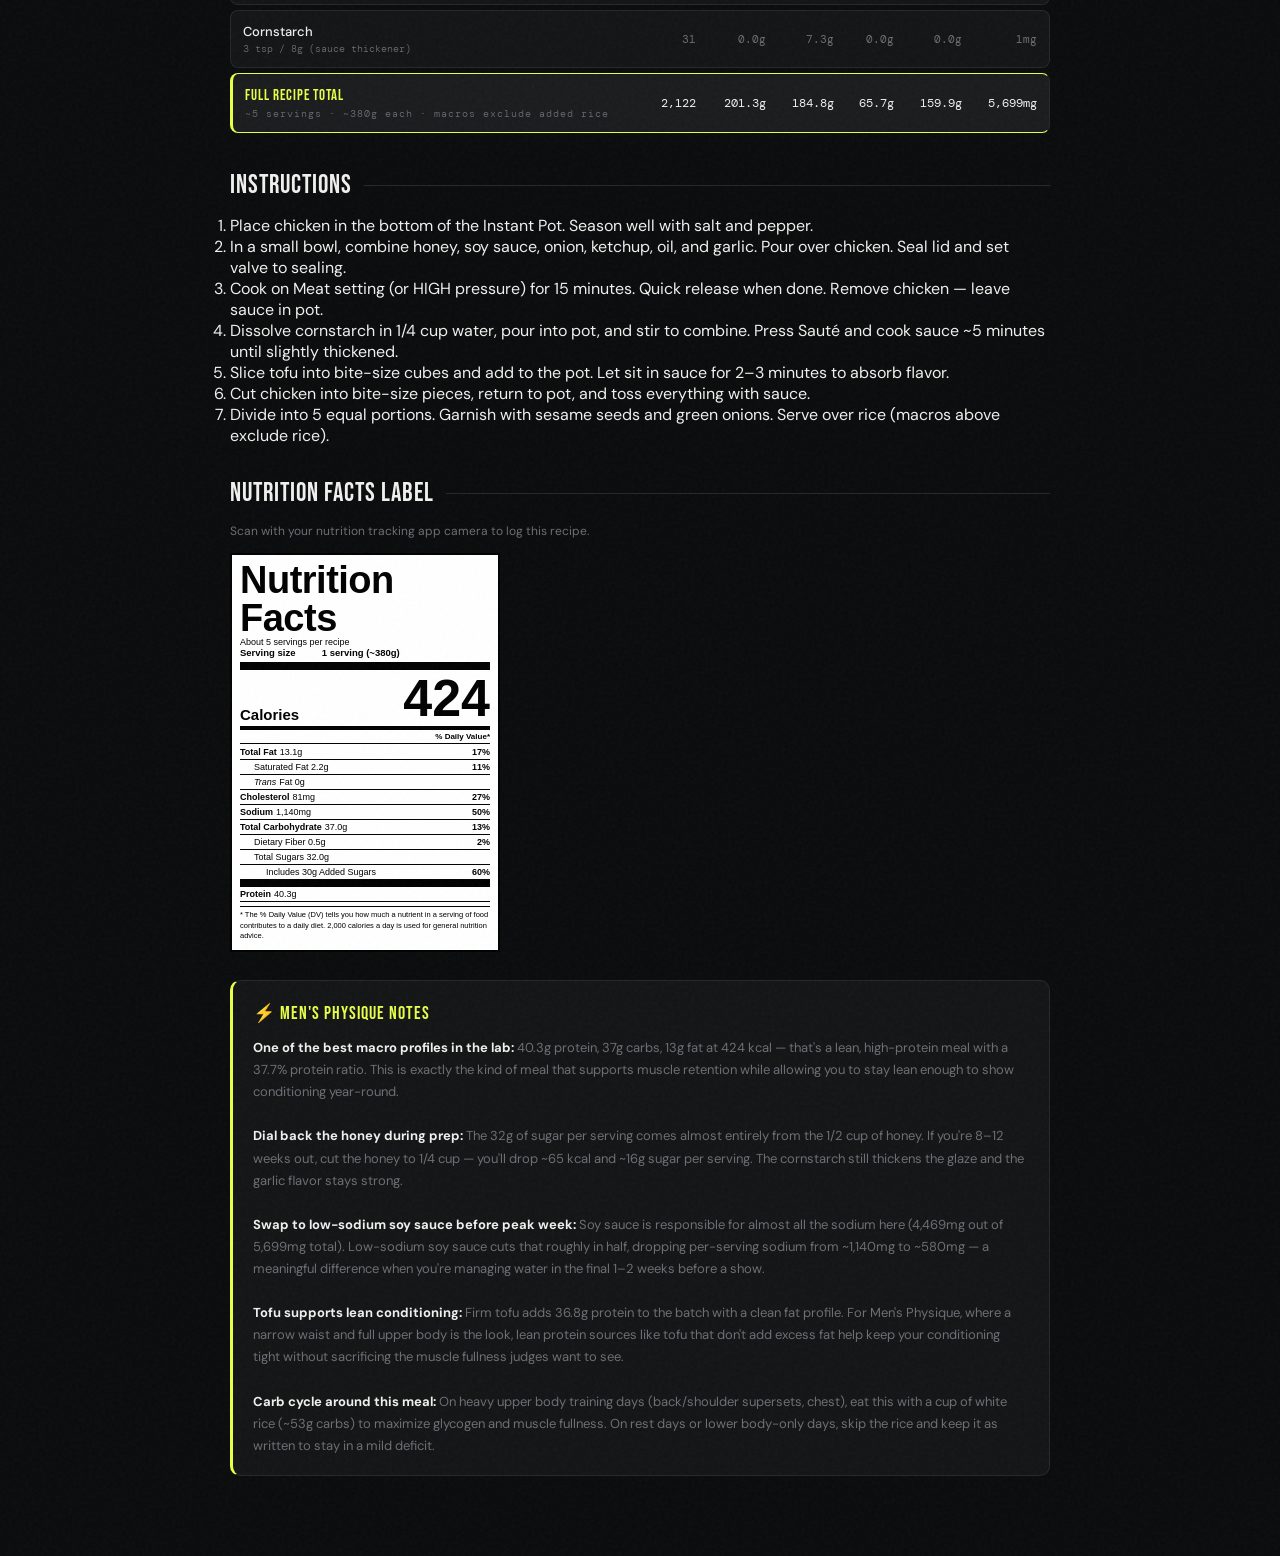
<file: macro-lab/recipes/honey-garlic-chicken.html>
<!DOCTYPE html>
<html lang="en">
<head>
  <meta charset="UTF-8">
  <meta name="viewport" content="width=device-width, initial-scale=1.0">
  <title>Honey Garlic Chicken — MACRO LAB</title>
  <link rel="stylesheet" href="../styles/global.css">
  <style>
    .recipe-nav {
      display: flex;
      align-items: center;
      justify-content: space-between;
      padding: 20px 40px;
      border-bottom: 1px solid var(--border);
      position: sticky; top: 0;
      background: rgba(10,11,12,0.92);
      backdrop-filter: blur(12px);
      z-index: 100;
    }
    @media (max-width: 640px) {
      .recipe-nav { padding: 16px 20px; }
    }
  </style>
</head>
<body class="fade-up">

  <!-- NAV -->
  <nav class="recipe-nav">
    <a href="../index.html" class="back-btn">
      <span class="back-arrow">←</span> All Recipes
    </a>
    <a href="../index.html" class="nav-logo" style="font-size:18px">MACRO<span>LAB</span></a>
  </nav>

  <div class="recipe-page-wrap">

    <!-- HEADER -->
    <div class="recipe-header">
      <div class="recipe-tag">🍗 Dinner · High Protein · Meal Prep</div>
      <div class="recipe-page-title">HONEY GARLIC<br><span>CHICKEN</span></div>
      <div class="recipe-page-sub">Men's Physique–friendly dinner · honey soy glaze · USDA values</div>
    </div>

    <!-- SERVING TOGGLE -->
    <div class="serving-bar">
      <div>
        <div class="serving-label">Adjust Serving Size</div>
        <div class="serving-note">Recipe makes 5 servings · ~380g each</div>
      </div>
      <div class="serving-controls">
        <button class="serving-btn serving-btn-minus">−</button>
        <div class="serving-count-display">1</div>
        <span class="serving-unit">serving(s)</span>
        <button class="serving-btn serving-btn-plus">+</button>
      </div>
    </div>

    <!-- CALORIES + DONUT RING -->
    <div class="macro-hero">
      <div class="cal-card">
        <div>
          <div class="cal-label">Total Calories</div>
          <div class="cal-num" id="cal-display">424</div>
          <div class="cal-sub" id="cal-sub">per 1 serving · 2,122 kcal full recipe</div>
        </div>
        <div class="ring-wrap">
          <svg class="ring-svg" viewBox="0 0 90 90">
            <circle cx="45" cy="45" r="38" fill="none" stroke="#252729" stroke-width="10"/>
            <circle id="ring-fat"  cx="45" cy="45" r="38" fill="none" stroke="#f97316" stroke-width="10" stroke-dasharray="238.8" stroke-dashoffset="0" transform="rotate(-90 45 45)"/>
            <circle id="ring-carb" cx="45" cy="45" r="38" fill="none" stroke="#facc15" stroke-width="10" stroke-dasharray="238.8" stroke-dashoffset="0" transform="rotate(-90 45 45)"/>
            <circle id="ring-prot" cx="45" cy="45" r="38" fill="none" stroke="#4ade80" stroke-width="10" stroke-dasharray="238.8" stroke-dashoffset="0" transform="rotate(-90 45 45)"/>
          </svg>
          <div class="ring-legend">
            <div class="legend-item"><div class="legend-dot" style="background:#4ade80"></div><span style="color:#4ade80;font-weight:600">37.7%</span>&nbsp;Protein</div>
            <div class="legend-item"><div class="legend-dot" style="background:#facc15"></div><span style="color:#facc15;font-weight:600">34.6%</span>&nbsp;Carbs</div>
            <div class="legend-item"><div class="legend-dot" style="background:#f97316"></div><span style="color:#f97316;font-weight:600">27.7%</span>&nbsp;Fat</div>
          </div>
        </div>
      </div>

      <!-- PROTEIN -->
      <div class="macro-card">
        <div class="accent-line" style="background:var(--protein)"></div>
        <div class="m-label">Protein</div>
        <div class="m-val" style="color:var(--protein)"><span id="m-protein">40.3</span><span class="m-unit">g</span></div>
        <div class="m-cal" id="m-protein-cal">~161 kcal</div>
        <div class="m-pct-bar"><div class="m-pct-fill" style="background:var(--protein);width:37.7%"></div></div>
        <div class="m-pct-label">37.7% of calories</div>
      </div>

      <!-- CARBS -->
      <div class="macro-card">
        <div class="accent-line" style="background:var(--carbs)"></div>
        <div class="m-label">Carbohydrates</div>
        <div class="m-val" style="color:var(--carbs)"><span id="m-carbs">37.0</span><span class="m-unit">g</span></div>
        <div class="m-cal" id="m-carbs-cal">~148 kcal</div>
        <div class="m-pct-bar"><div class="m-pct-fill" style="background:var(--carbs);width:34.6%"></div></div>
        <div class="m-pct-label">34.6% of calories</div>
      </div>

      <!-- FAT -->
      <div class="macro-card">
        <div class="accent-line" style="background:var(--fat)"></div>
        <div class="m-label">Total Fat</div>
        <div class="m-val" style="color:var(--fat)"><span id="m-fat">13.1</span><span class="m-unit">g</span></div>
        <div class="m-cal" id="m-fat-cal">~118 kcal</div>
        <div class="m-pct-bar"><div class="m-pct-fill" style="background:var(--fat);width:27.7%"></div></div>
        <div class="m-pct-label">27.7% of calories</div>
      </div>
    </div>

    <!-- SECONDARY STATS -->
    <div class="secondary-grid">
      <div class="stat-card"><div class="s-val" id="s-fiber" style="color:var(--fiber)">0.5<span style="font-size:13px">g</span></div><div class="s-label">🌿 Fiber</div></div>
      <div class="stat-card"><div class="s-val" id="s-sugar" style="color:#f472b6">32.0<span style="font-size:13px">g</span></div><div class="s-label">🍯 Sugar</div></div>
      <div class="stat-card"><div class="s-val" id="s-sodium" style="color:#a78bfa">1,140<span style="font-size:13px">mg</span></div><div class="s-label">🧂 Sodium</div></div>
      <div class="stat-card"><div class="s-val" id="s-chol" style="color:#fb7185">81<span style="font-size:13px">mg</span></div><div class="s-label">💊 Cholesterol</div></div>
    </div>

    <!-- INGREDIENT TABLE -->
    <div class="r-section-title">Ingredient Breakdown</div>
    <table class="ing-table">
      <thead>
        <tr>
          <th>Ingredient</th>
          <th>Calories</th>
          <th>Protein</th>
          <th>Carbs</th>
          <th>Fat</th>
          <th>Sugar</th>
          <th>Sodium</th>
        </tr>
      </thead>
      <tbody>
        <tr><td>Boneless Skinless Chicken Breast<span class="ing-sub">3.5 breasts / 700g raw · USDA #0905062</span></td><td>840</td><td>157.5g</td><td>0.0g</td><td>18.2g</td><td>0.0g</td><td>518mg</td></tr>
        <tr><td>Honey<span class="ing-sub">1/2 cup / 170g · USDA #1104572</span></td><td>517</td><td>0.5g</td><td>140.1g</td><td>0.0g</td><td>139.6g</td><td>7mg</td></tr>
        <tr><td>Soy Sauce<span class="ing-sub">1/3 cup / 80g · USDA #1104486</span></td><td>42</td><td>4.1g</td><td>3.9g</td><td>0.1g</td><td>2.3g</td><td>4,469mg</td></tr>
        <tr><td>Ketchup<span class="ing-sub">1/4 cup / 60g · USDA #1103697</span></td><td>61</td><td>1.0g</td><td>16.0g</td><td>0.1g</td><td>13.0g</td><td>668mg</td></tr>
        <tr><td>Vegetable Oil<span class="ing-sub">2 tbsp / 28g · USDA #1103861</span></td><td>248</td><td>0.0g</td><td>0.0g</td><td>28.0g</td><td>0.0g</td><td>0mg</td></tr>
        <tr><td>Organic Firm Tofu<span class="ing-sub">16 oz / 454g · USDA #1100448</span></td><td>345</td><td>36.8g</td><td>8.6g</td><td>19.1g</td><td>2.7g</td><td>32mg</td></tr>
        <tr><td>Onion, diced<span class="ing-sub">1/3 cup / 53g</span></td><td>21</td><td>0.6g</td><td>4.9g</td><td>0.1g</td><td>2.2g</td><td>2mg</td></tr>
        <tr><td>Garlic, minced<span class="ing-sub">4 cloves / 12g</span></td><td>18</td><td>0.8g</td><td>4.0g</td><td>0.1g</td><td>0.1g</td><td>2mg</td></tr>
        <tr><td>Cornstarch<span class="ing-sub">3 tsp / 8g (sauce thickener)</span></td><td>31</td><td>0.0g</td><td>7.3g</td><td>0.0g</td><td>0.0g</td><td>1mg</td></tr>
        <tr class="totals-row"><td>FULL RECIPE TOTAL<span class="ing-sub">~5 servings · ~380g each · macros exclude added rice</span></td><td>2,122</td><td>201.3g</td><td>184.8g</td><td>65.7g</td><td>159.9g</td><td>5,699mg</td></tr>
      </tbody>
    </table>

    <!-- INSTRUCTIONS -->
    <div class="r-section-title">Instructions</div>
    <ol class="instructions-list">
      <li>Place chicken in the bottom of the Instant Pot. Season well with salt and pepper.</li>
      <li>In a small bowl, combine honey, soy sauce, onion, ketchup, oil, and garlic. Pour over chicken. Seal lid and set valve to sealing.</li>
      <li>Cook on Meat setting (or HIGH pressure) for 15 minutes. Quick release when done. Remove chicken — leave sauce in pot.</li>
      <li>Dissolve cornstarch in 1/4 cup water, pour into pot, and stir to combine. Press Sauté and cook sauce ~5 minutes until slightly thickened.</li>
      <li>Slice tofu into bite-size cubes and add to the pot. Let sit in sauce for 2–3 minutes to absorb flavor.</li>
      <li>Cut chicken into bite-size pieces, return to pot, and toss everything with sauce.</li>
      <li>Divide into 5 equal portions. Garnish with sesame seeds and green onions. Serve over rice (macros above exclude rice).</li>
    </ol>

    <!-- NUTRITION FACTS LABEL -->
    <div class="nf-section">
      <div class="r-section-title">Nutrition Facts Label</div>
      <p style="font-size:12px;color:var(--muted);margin-bottom:14px;">Scan with your nutrition tracking app camera to log this recipe.</p>
      <div class="nf-label">
        <div class="nf-title">Nutrition Facts</div>
        <div class="nf-servings-block">
          <div>
            <div>About 5 servings per recipe</div>
            <div class="nf-serving-size">Serving size &nbsp;&nbsp;&nbsp;&nbsp;&nbsp;&nbsp;&nbsp;&nbsp; 1 serving (~380g)</div>
          </div>
        </div>
        <div class="nf-cal-row">
          <div class="nf-cal-label">Calories</div>
          <div class="nf-cal-num">424</div>
        </div>
        <div class="nf-dv-note">% Daily Value*</div>

        <div class="nf-row">
          <div class="nf-row-left"><span class="nf-bold">Total Fat</span> 13.1g</div>
          <div class="nf-pct">17%</div>
        </div>
        <div class="nf-row nf-sub">
          <div class="nf-row-left">Saturated Fat 2.2g</div>
          <div class="nf-pct">11%</div>
        </div>
        <div class="nf-row nf-sub">
          <div class="nf-row-left"><em>Trans</em> Fat 0g</div>
          <div></div>
        </div>
        <div class="nf-row">
          <div class="nf-row-left"><span class="nf-bold">Cholesterol</span> 81mg</div>
          <div class="nf-pct">27%</div>
        </div>
        <div class="nf-row">
          <div class="nf-row-left"><span class="nf-bold">Sodium</span> 1,140mg</div>
          <div class="nf-pct">50%</div>
        </div>
        <div class="nf-row">
          <div class="nf-row-left"><span class="nf-bold">Total Carbohydrate</span> 37.0g</div>
          <div class="nf-pct">13%</div>
        </div>
        <div class="nf-row nf-sub">
          <div class="nf-row-left">Dietary Fiber 0.5g</div>
          <div class="nf-pct">2%</div>
        </div>
        <div class="nf-row nf-sub">
          <div class="nf-row-left">Total Sugars 32.0g</div>
          <div></div>
        </div>
        <div class="nf-row nf-sub2">
          <div class="nf-row-left">Includes 30g Added Sugars</div>
          <div class="nf-pct">60%</div>
        </div>
        <div class="nf-row nf-thick-top">
          <div class="nf-row-left"><span class="nf-bold">Protein</span> 40.3g</div>
          <div></div>
        </div>
        <div class="nf-footer">
          * The % Daily Value (DV) tells you how much a nutrient in a serving
          of food contributes to a daily diet. 2,000 calories a day is used
          for general nutrition advice.
        </div>
      </div>
    </div>

    <!-- MEN'S PHYSIQUE NOTES -->
    <div class="tip-box">
      <div class="tip-title">⚡ Men's Physique Notes</div>
      <strong>One of the best macro profiles in the lab:</strong> 40.3g protein, 37g carbs, 13g fat at 424 kcal — that's a lean, high-protein meal with a 37.7% protein ratio. This is exactly the kind of meal that supports muscle retention while allowing you to stay lean enough to show conditioning year-round.<br><br>
      <strong>Dial back the honey during prep:</strong> The 32g of sugar per serving comes almost entirely from the 1/2 cup of honey. If you're 8–12 weeks out, cut the honey to 1/4 cup — you'll drop ~65 kcal and ~16g sugar per serving. The cornstarch still thickens the glaze and the garlic flavor stays strong.<br><br>
      <strong>Swap to low-sodium soy sauce before peak week:</strong> Soy sauce is responsible for almost all the sodium here (4,469mg out of 5,699mg total). Low-sodium soy sauce cuts that roughly in half, dropping per-serving sodium from ~1,140mg to ~580mg — a meaningful difference when you're managing water in the final 1–2 weeks before a show.<br><br>
      <strong>Tofu supports lean conditioning:</strong> Firm tofu adds 36.8g protein to the batch with a clean fat profile. For Men's Physique, where a narrow waist and full upper body is the look, lean protein sources like tofu that don't add excess fat help keep your conditioning tight without sacrificing the muscle fullness judges want to see.<br><br>
      <strong>Carb cycle around this meal:</strong> On heavy upper body training days (back/shoulder supersets, chest), eat this with a cup of white rice (~53g carbs) to maximize glycogen and muscle fullness. On rest days or lower body-only days, skip the rice and keep it as written to stay in a mild deficit.
    </div>

  </div><!-- end .recipe-page-wrap -->

  <script src="../js/nav.js"></script>
  <script>
    // ── RECIPE DATA ──────────────────────────────────────────
    const FULL = {
      cal: 2122, protein: 201.3, carbs: 184.8, fat: 65.7,
      fiber: 2.6, sugar: 159.9, sodium: 5699, chol: 406
    };
    const SERVINGS_TOTAL = 5;

    // ── DONUT RING ───────────────────────────────────────────
    renderDonutRing([
      { id: 'ring-fat',  pct: 0.277, color: '#f97316' },
      { id: 'ring-carb', pct: 0.346, color: '#facc15' },
      { id: 'ring-prot', pct: 0.377, color: '#4ade80' },
    ]);

    // ── SERVING SCALER ───────────────────────────────────────
    function updateDisplay(serving, total, data) {
      const s = serving, f = total;
      const fmt = v => v.toFixed(1);
      document.getElementById('cal-display').textContent    = Math.round(data.cal * s / f);
      document.getElementById('cal-sub').textContent        = `per ${s} serving(s) · 2,122 kcal full recipe`;
      document.getElementById('m-protein').textContent      = fmt(data.protein * s / f);
      document.getElementById('m-carbs').textContent        = fmt(data.carbs   * s / f);
      document.getElementById('m-fat').textContent          = fmt(data.fat     * s / f);
      document.getElementById('m-protein-cal').textContent  = `~${Math.round(data.protein * s / f * 4)} kcal`;
      document.getElementById('m-carbs-cal').textContent    = `~${Math.round(data.carbs   * s / f * 4)} kcal`;
      document.getElementById('m-fat-cal').textContent      = `~${Math.round(data.fat     * s / f * 9)} kcal`;
      document.getElementById('s-fiber').innerHTML  = fmt(data.fiber  * s / f) + '<span style="font-size:13px">g</span>';
      document.getElementById('s-sugar').innerHTML  = fmt(data.sugar  * s / f) + '<span style="font-size:13px">g</span>';
      document.getElementById('s-sodium').innerHTML = Math.round(data.sodium * s / f).toLocaleString() + '<span style="font-size:13px">mg</span>';
      document.getElementById('s-chol').innerHTML   = Math.round(data.chol   * s / f) + '<span style="font-size:13px">mg</span>';
    }

    initServingScaler({
      total: FULL,
      servingsTotal: SERVINGS_TOTAL,
      update: updateDisplay
    });
  </script>

</body>
</html>
</file>
<file: demo01/css/style.css>
/* GLOBAL RESET*/
* {
    box-sizing: border-box;
  }
  
  body {
    margin: 0;
  }
  
  /* GLOBAL COLORS */
  body {
    background-color: rgb(117, 142, 165, 1);
    color: rgba(233, 233, 233, 1);
  }
  
  a {
    color: rgba(233, 233, 233, .8);
    text-decoration: none;
  }
  
  a:hover {
    color: rgb(30, 93, 151);
  }
  
  a[href^="#"] {
    opacity: 50%;
  }
  
  .project-list {
    list-style: none;
    margin: 0;
    padding: 0;
  }
  
  /* GLOBAL TYPOGRAPHY*/
  body {
    font-family: "Inter", sans-serif;
    font-size: 88.75%;
    /* 14px */
    line-height: 1.4;
  }

  h1,
  h2,
  h3,
  h4 {
    font-family: "montserrat", sans-serif;
  }

.headline {
  font-family: "montserrat", sans-serif;
}

/* BASE TYPOGRAPHY */
body {
  font-size: 100%;
  line-height: 1.4;
}

h1,
h2,
h3,
h4,
p {
  margin: 0 0 0.5em 0;
}
  
  
  /* HEADER */
  header {
    padding: 1em;
    display: grid;
    grid-template-columns: 1fr 1fr;
    align-items: center;
  }
  
  header a {
    text-decoration: none;
    text-transform: uppercase;
  }
  
  header a:hover {
    transform: scaleX(1);
    transform-origin: bottom left;
  }
  
  /* SITE ID */
  .site-id h1 {
    margin: 0;
  }
  
  /* SITE NAV */
  .site-nav ul {
    display: flex;
    justify-content: flex-end;
    list-style: none;
    margin: 0;
  }
  
  .site-nav a {
    display: block;
    padding: .5em;
  }
  
  section {
    padding: 4em 0;
    display: grid;
    -ms-flex-align: center;
    align-items: center;
  }

  /* FOOTER */
  footer {
    padding: 1em;
  }
  
  footer a {
    color: rgba(233, 233, 233, .8);
    display: block;
    padding: 1em;
    text-decoration: none;
  }
  
  footer a:hover {
    color: rgba(168, 203, 236, 1);
  }
  
  /* LAYOUT */
  .container {
    max-width: 1000px;
    margin: 0 auto;
  }
  
  @media (min-width: 768px) {
    .two-col-sidebar {
      display: grid;
      grid-template-columns: 20em auto;
    }
  
    .two-col-sidebar aside {
      border-right: 1px solid rgb(245, 244, 244);
      margin: 0 3em 2em 0;
      padding: 0.3em 2em 0 0;
    }
  }
  
  section {
    padding: 3em 1em;
  }
  
  /* SIDEBAR/ASIDE */
  aside {
    padding: 0 1em;
  }
  
  .primary {
    padding: 0 1em;
  }

  
  /* HERO SECTION */
  
  .hero {
    text-align: center;
    color: white;
    padding: 6em 1em;
  }
  
  .hero h2 {
    font-family: 'Press Start 2P';
    font-size: 4em;
    line-height: 2;
    text-transform: uppercase;
    margin: 4 auto;
  }

  .hero p {
    max-width: 30em;
    text-align: center;
    margin: 1em auto;
  }
</file>
<file: macro-lab/styles/global.css>
/* ============================================================
   MACRO LAB — Global Styles
   Shared across index.html and all recipe pages
   ============================================================ */

@import url('https://fonts.googleapis.com/css2?family=Bebas+Neue&family=DM+Sans:ital,wght@0,300;0,400;0,500;0,600;1,300&family=DM+Mono:wght@400;500&display=swap');

:root {
  --bg: #0a0b0c;
  --surface: #131415;
  --surface2: #1a1b1d;
  --surface3: #212224;
  --border: #252729;
  --border2: #2e3032;
  --protein: #4ade80;
  --carbs: #facc15;
  --fat: #f97316;
  --fiber: #38bdf8;
  --accent: #e8ff47;
  --accent2: #c8df27;
  --text: #f0f0ee;
  --muted: #6b6e73;
  --muted2: #4a4d52;
}

* { margin: 0; padding: 0; box-sizing: border-box; }

body {
  background: var(--bg);
  color: var(--text);
  font-family: 'DM Sans', sans-serif;
  min-height: 100vh;
  overflow-x: hidden;
}

/* NOISE OVERLAY */
body::before {
  content: '';
  position: fixed; inset: 0;
  background-image: url("data:image/svg+xml,%3Csvg viewBox='0 0 512 512' xmlns='http://www.w3.org/2000/svg'%3E%3Cfilter id='n'%3E%3CfeTurbulence type='fractalNoise' baseFrequency='0.75' numOctaves='4' stitchTiles='stitch'/%3E%3C/filter%3E%3Crect width='100%25' height='100%25' filter='url(%23n)' opacity='0.035'/%3E%3C/svg%3E");
  pointer-events: none; z-index: 9999;
}

/* FADE IN ANIMATION */
@keyframes fadeUp {
  from { opacity: 0; transform: translateY(20px); }
  to   { opacity: 1; transform: translateY(0); }
}
.fade-up { animation: fadeUp 0.5s ease both; }

/* ============================================================
   SHARED NAV
   ============================================================ */
.nav {
  display: flex;
  align-items: center;
  justify-content: space-between;
  padding: 24px 40px;
  border-bottom: 1px solid var(--border);
  position: sticky; top: 0;
  background: rgba(10,11,12,0.92);
  backdrop-filter: blur(12px);
  z-index: 100;
}
.nav-logo {
  font-family: 'Bebas Neue', sans-serif;
  font-size: 24px;
  letter-spacing: 3px;
  color: var(--accent);
  text-decoration: none;
}
.nav-logo span { color: var(--muted); }

.btn-add {
  background: var(--accent);
  color: #000;
  border: none;
  font-family: 'DM Mono', monospace;
  font-size: 11px;
  font-weight: 500;
  letter-spacing: 1.5px;
  padding: 10px 18px;
  border-radius: 6px;
  cursor: pointer;
  text-transform: uppercase;
  transition: all 0.15s;
  text-decoration: none;
  display: inline-block;
}
.btn-add:hover { background: var(--accent2); transform: translateY(-1px); }

.back-btn {
  display: flex;
  align-items: center;
  gap: 8px;
  font-size: 13px;
  font-weight: 500;
  color: var(--muted);
  cursor: pointer;
  border: none;
  background: none;
  transition: color 0.15s;
  padding: 0;
  text-decoration: none;
}
.back-btn:hover { color: var(--text); }
.back-btn:hover .back-arrow { transform: translateX(-3px); }
.back-arrow { font-size: 16px; transition: transform 0.15s; display: inline-block; }

/* ============================================================
   RECIPE PAGE — Macro Dashboard Styles
   Used by every recipe page
   ============================================================ */
.recipe-page-wrap { max-width: 900px; margin: 0 auto; padding: 40px 40px 80px; }

.recipe-header { margin-bottom: 36px; }
.recipe-tag {
  display: inline-flex;
  align-items: center;
  gap: 6px;
  background: var(--accent);
  color: #000;
  font-family: 'DM Mono', monospace;
  font-size: 10px;
  font-weight: 500;
  letter-spacing: 2px;
  padding: 5px 12px;
  border-radius: 3px;
  margin-bottom: 14px;
  text-transform: uppercase;
}
.recipe-page-title {
  font-family: 'Bebas Neue', sans-serif;
  font-size: clamp(48px, 7vw, 80px);
  line-height: 0.9;
  letter-spacing: 1px;
  margin-bottom: 10px;
}
.recipe-page-title span { color: var(--accent); }
.recipe-page-sub { color: var(--muted); font-size: 14px; font-weight: 300; }

/* SERVING TOGGLE */
.serving-bar {
  background: var(--surface);
  border: 1px solid var(--border);
  border-radius: 10px;
  padding: 16px 20px;
  display: flex;
  align-items: center;
  justify-content: space-between;
  margin-bottom: 28px;
  flex-wrap: wrap;
  gap: 12px;
}
.serving-label { font-size: 13px; color: var(--muted); font-weight: 500; }
.serving-note  { font-size: 11px; color: var(--muted); margin-top: 2px; }
.serving-controls { display: flex; align-items: center; gap: 12px; }
.serving-btn {
  width: 34px; height: 34px;
  border-radius: 7px;
  border: 1px solid var(--border);
  background: var(--surface2);
  color: var(--text);
  font-size: 18px;
  cursor: pointer;
  display: flex; align-items: center; justify-content: center;
  transition: all 0.15s;
}
.serving-btn:hover { border-color: var(--accent); color: var(--accent); }
.serving-count-display {
  font-family: 'Bebas Neue', sans-serif;
  font-size: 30px;
  min-width: 44px;
  text-align: center;
  color: var(--accent);
}
.serving-unit { color: var(--muted); font-size: 13px; }

/* MACRO HERO GRID */
.macro-hero { display: grid; grid-template-columns: 1fr 1fr; gap: 14px; margin-bottom: 14px; }

.cal-card {
  grid-column: 1 / -1;
  background: var(--surface);
  border: 1px solid var(--border);
  border-radius: 12px;
  padding: 22px 26px;
  display: flex;
  align-items: center;
  justify-content: space-between;
  position: relative;
  overflow: hidden;
}
.cal-card::before {
  content: '';
  position: absolute; right: -20px; top: -20px;
  width: 160px; height: 160px;
  background: radial-gradient(circle, rgba(232,255,71,0.06) 0%, transparent 70%);
  border-radius: 50%;
  pointer-events: none;
}
.cal-num {
  font-family: 'Bebas Neue', sans-serif;
  font-size: 68px;
  line-height: 1;
  color: var(--accent);
}
.cal-label { font-size: 11px; color: var(--muted); font-weight: 500; letter-spacing: 1px; text-transform: uppercase; }
.cal-sub    { font-size: 12px; color: var(--muted2); margin-top: 4px; }

.ring-wrap  { display: flex; align-items: center; gap: 20px; }
.ring-svg   { width: 88px; height: 88px; }
.ring-legend { display: flex; flex-direction: column; gap: 7px; }
.legend-item { display: flex; align-items: center; gap: 8px; font-size: 12px; }
.legend-dot  { width: 8px; height: 8px; border-radius: 50%; flex-shrink: 0; }

/* MACRO CARDS */
.macro-card {
  background: var(--surface);
  border: 1px solid var(--border);
  border-radius: 12px;
  padding: 18px 20px;
  position: relative;
  overflow: hidden;
}
.macro-card .accent-line {
  position: absolute; top: 0; left: 0; right: 0;
  height: 3px; border-radius: 12px 12px 0 0;
}
.macro-card .m-label { font-size: 10px; color: var(--muted); letter-spacing: 1px; text-transform: uppercase; margin-bottom: 6px; }
.macro-card .m-val   { font-family: 'Bebas Neue', sans-serif; font-size: 40px; line-height: 1; margin-bottom: 3px; }
.macro-card .m-unit  { font-family: 'DM Sans', sans-serif; font-size: 15px; font-weight: 300; }
.macro-card .m-cal   { font-size: 11px; color: var(--muted); margin-bottom: 10px; }
.macro-card .m-pct-bar  { height: 4px; background: var(--border); border-radius: 4px; overflow: hidden; }
.macro-card .m-pct-fill { height: 100%; border-radius: 4px; transition: width 0.6s cubic-bezier(.4,0,.2,1); }
.macro-card .m-pct-label { font-size: 10px; color: var(--muted); margin-top: 5px; font-family: 'DM Mono', monospace; }

/* SECONDARY STAT CARDS */
.secondary-grid { display: grid; grid-template-columns: repeat(4,1fr); gap: 10px; margin-top: 14px; }
.stat-card {
  background: var(--surface); border: 1px solid var(--border);
  border-radius: 10px; padding: 14px; text-align: center;
}
.stat-card .s-val  { font-family: 'Bebas Neue', sans-serif; font-size: 26px; line-height: 1; }
.stat-card .s-label { font-size: 10px; color: var(--muted); margin-top: 4px; text-transform: uppercase; letter-spacing: 0.7px; }

/* INGREDIENT TABLE */
.r-section-title {
  font-family: 'Bebas Neue', sans-serif;
  font-size: 26px; letter-spacing: 1px;
  margin: 32px 0 14px; color: var(--text);
  display: flex; align-items: center; gap: 12px;
}
.r-section-title::after { content: ''; flex: 1; height: 1px; background: var(--border); }

.ing-table { width: 100%; border-collapse: separate; border-spacing: 0 5px; }
.ing-table th {
  font-size: 9px; color: var(--muted); text-transform: uppercase;
  letter-spacing: 1.2px; padding: 0 12px 6px; text-align: right; font-weight: 500;
}
.ing-table th:first-child { text-align: left; }
.ing-table td {
  background: var(--surface); padding: 12px;
  text-align: right; font-family: 'DM Mono', monospace;
  font-size: 11px; color: var(--muted);
  border-top: 1px solid var(--border); border-bottom: 1px solid var(--border);
}
.ing-table td:first-child {
  text-align: left; font-family: 'DM Sans', sans-serif;
  font-size: 13px; color: var(--text); font-weight: 500;
  border-left: 1px solid var(--border); border-radius: 8px 0 0 8px;
}
.ing-table td:last-child { border-right: 1px solid var(--border); border-radius: 0 8px 8px 0; }
.ing-sub { font-size: 10px; color: var(--muted); font-weight: 300; font-family: 'DM Mono', monospace; display: block; margin-top: 2px; }
.totals-row td { background: var(--surface2); color: var(--text); border-color: var(--accent); font-size: 12px; }
.totals-row td:first-child {
  font-family: 'Bebas Neue', sans-serif; font-size: 15px;
  letter-spacing: 1px; color: var(--accent); border-left: 3px solid var(--accent);
}

/* TIP BOX */
.tip-box {
  background: var(--surface); border: 1px solid var(--border);
  border-left: 3px solid var(--accent); border-radius: 10px;
  padding: 18px 20px; margin-top: 28px;
  font-size: 13px; line-height: 1.7; color: var(--muted);
}
.tip-box strong { color: var(--text); }
.tip-title { font-family: 'Bebas Neue', sans-serif; font-size: 18px; color: var(--accent); margin-bottom: 8px; letter-spacing: 1px; }

/* ============================================================
   NUTRITION FACTS LABEL
   FDA 2020 format — white background for app scanning
   ============================================================ */
.nf-section { margin-top: 32px; }

.nf-label {
  background: #fff;
  color: #000;
  padding: 6px 8px 8px;
  width: 270px;
  border: 2px solid #000;
  font-family: Arial, Helvetica, sans-serif;
}
.nf-title {
  font-size: 38px;
  font-weight: 900;
  line-height: 1;
  margin-bottom: 0;
  letter-spacing: -0.5px;
}
.nf-servings-block {
  font-size: 9px;
  padding-bottom: 4px;
  border-bottom: 8px solid #000;
  margin-bottom: 2px;
  display: flex;
  justify-content: space-between;
  align-items: flex-end;
}
.nf-serving-size { font-weight: 700; font-size: 9.5px; }
.nf-servings-count { font-size: 9px; }

.nf-cal-row {
  display: flex;
  justify-content: space-between;
  align-items: flex-end;
  padding-bottom: 2px;
  border-bottom: 4px solid #000;
  margin-bottom: 2px;
}
.nf-cal-label { font-size: 15px; font-weight: 700; line-height: 1.3; }
.nf-cal-num   { font-size: 52px; font-weight: 900; line-height: 1; }

.nf-dv-note {
  text-align: right;
  font-size: 8px;
  font-weight: 700;
  border-bottom: 1px solid #000;
  padding-bottom: 2px;
  margin-bottom: 1px;
}

.nf-row {
  display: flex;
  justify-content: space-between;
  align-items: baseline;
  border-bottom: 0.5px solid #000;
  padding: 2px 0;
  font-size: 9px;
}
.nf-row-left  { display: flex; align-items: baseline; gap: 3px; }
.nf-bold      { font-weight: 700; }
.nf-sub       { padding-left: 14px; }
.nf-sub2      { padding-left: 26px; }
.nf-thick-top { border-top: 7px solid #000; }
.nf-med-top   { border-top: 3px solid #000; }
.nf-pct       { font-weight: 700; font-size: 9px; }

.nf-footer {
  font-size: 7.5px;
  line-height: 1.4;
  border-top: 1px solid #000;
  margin-top: 4px;
  padding-top: 3px;
  color: #000;
}

/* ============================================================
   RESPONSIVE
   ============================================================ */
@media (max-width: 640px) {
  .nav, .recipe-nav { padding: 16px 20px; }
  .macro-hero { grid-template-columns: 1fr; }
  .secondary-grid { grid-template-columns: repeat(2,1fr); }
  .recipe-page-wrap { padding: 24px 20px 60px; }
  .cal-card { flex-direction: column; align-items: flex-start; gap: 16px; }
}
</file>
